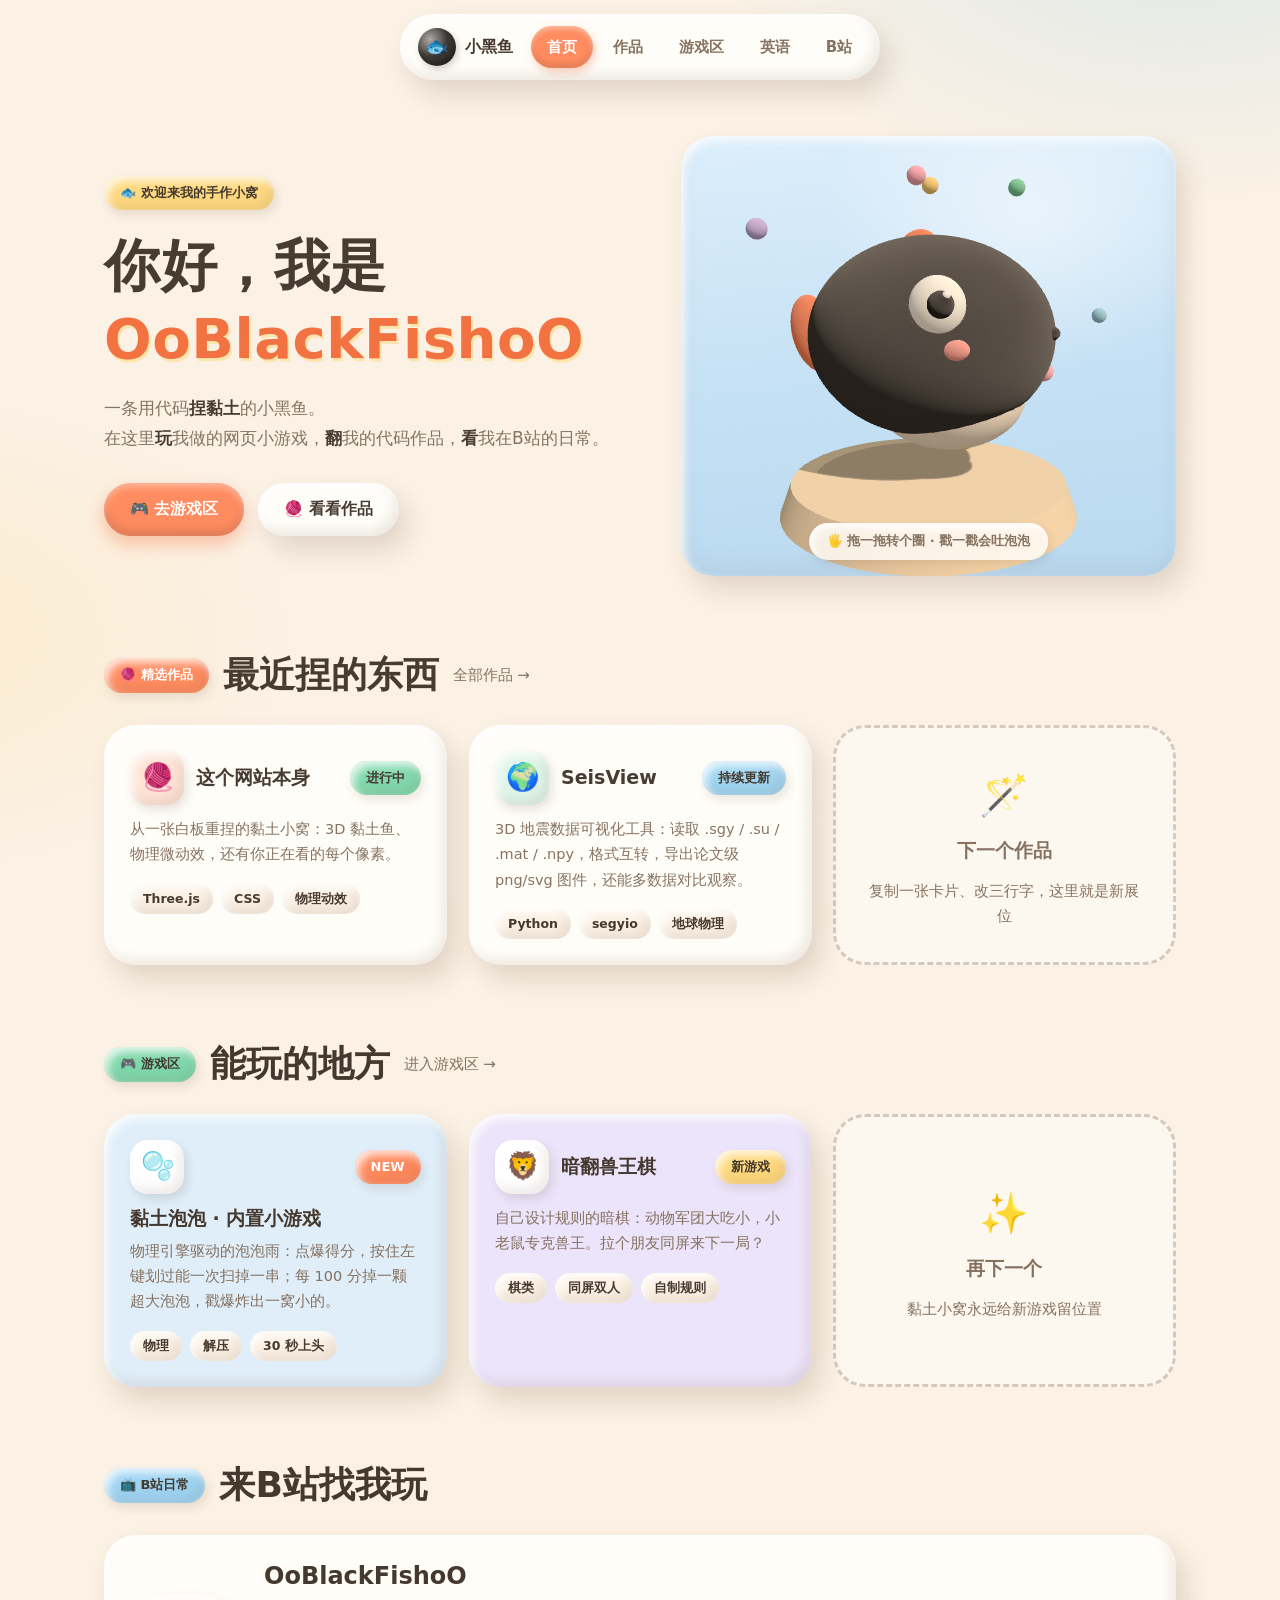
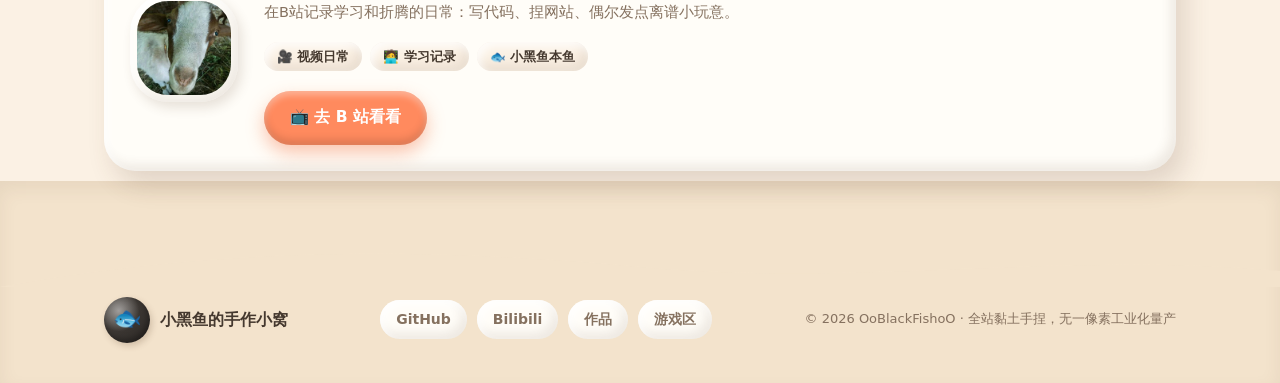
<file: index.html>
<!DOCTYPE html>
<html lang="zh-CN">
<head>
  <meta charset="utf-8">
  <meta name="viewport" content="width=device-width, initial-scale=1">
  <title>小黑鱼的手作小窝 · OoBlackFishoO</title>
  <meta name="description" content="一条用代码捏黏土的小黑鱼：网页小游戏、代码作品与B站日常。">
  <link rel="icon" type="image/svg+xml" href="favicon.svg">
  <link rel="stylesheet" href="css/style.css">
  <noscript><style>.pop{opacity:1 !important;transform:none !important}</style></noscript>
</head>
<body data-page="home">

  <!-- 顶部黏土导航 -->
  <nav class="nav">
    <a class="nav-logo" href="index.html">
      <span class="ava">🐟</span><span class="name">小黑鱼</span>
    </a>
    <div class="nav-links">
      <a class="nav-link" data-nav="home" href="index.html">首页</a>
      <a class="nav-link" data-nav="works" href="works.html">作品</a>
      <a class="nav-link" data-nav="games" href="games.html">游戏区</a>
      <a class="nav-link" data-nav="english" href="english.html">英语</a>
      <a class="nav-link" href="https://space.bilibili.com/567414097" target="_blank" rel="noopener">B站</a>
    </div>
  </nav>

  <!-- ============ 首屏：3D 黏土小黑鱼 ============ -->
  <header class="hero">
    <div class="hero-text">
      <span class="badge butter pop">🐟 欢迎来我的手作小窝</span>
      <h1 class="pop" style="--d:.06s">你好，我是<br><span class="name">OoBlackFishoO</span></h1>
      <p class="intro pop" style="--d:.12s">
        一条用代码<b>捏黏土</b>的小黑鱼。<br>
        在这里<b>玩</b>我做的网页小游戏，<b>翻</b>我的代码作品，<b>看</b>我在B站的日常。
      </p>
      <div class="hero-cta pop" style="--d:.18s">
        <a class="clay-btn" href="games.html">🎮 去游戏区</a>
        <a class="clay-btn ghost" href="works.html">🧶 看看作品</a>
      </div>
    </div>

    <div class="hero-stage pop" id="hero-stage" style="--d:.1s">
      <canvas id="fish-canvas"></canvas>
      <div class="fish-say">咕噜咕噜~</div>
      <div class="stage-hint">🖐 拖一拖转个圈 · 戳一戳会吐泡泡</div>
    </div>
  </header>

  <!-- ============ 精选作品 ============ -->
  <section class="section">
    <div class="section-head">
      <span class="badge coral">🧶 精选作品</span>
      <h2>最近捏的东西</h2>
      <a class="sub" href="works.html">全部作品 →</a>
    </div>

    <div class="cards">
      <a class="clay-card pop" href="works.html">
        <div class="card-top">
          <span class="clay-icon" style="background:#FFE3D5">🧶</span>
          <h3>这个网站本身</h3>
          <span class="badge mint">进行中</span>
        </div>
        <p class="desc">从一张白板重捏的黏土小窝：3D 黏土鱼、物理微动效，还有你正在看的每个像素。</p>
        <div class="chips"><span class="chip">Three.js</span><span class="chip">CSS</span><span class="chip">物理动效</span></div>
      </a>

      <a class="clay-card pop" href="https://github.com/OoBlackFishoO/SeisView" target="_blank" rel="noopener" style="--d:.08s">
        <div class="card-top">
          <span class="clay-icon" style="background:#DFF5E9">🌍</span>
          <h3>SeisView</h3>
          <span class="badge sky">持续更新</span>
        </div>
        <p class="desc">3D 地震数据可视化工具：读取 .sgy / .su / .mat / .npy，格式互转，导出论文级 png/svg 图件，还能多数据对比观察。</p>
        <div class="chips"><span class="chip">Python</span><span class="chip">segyio</span><span class="chip">地球物理</span></div>
      </a>

      <div class="clay-card placeholder pop" style="--d:.16s">
        <span class="q">🪄</span>
        <h3>下一个作品</h3>
        <p class="desc">复制一张卡片、改三行字，这里就是新展位</p>
      </div>
    </div>
  </section>

  <!-- ============ 游戏区预告 ============ -->
  <section class="section">
    <div class="section-head">
      <span class="badge mint">🎮 游戏区</span>
      <h2>能玩的地方</h2>
      <a class="sub" href="games.html">进入游戏区 →</a>
    </div>

    <div class="cards">
      <a class="clay-card tint-sky pop" href="games.html">
        <div class="card-top">
          <span class="clay-icon" style="background:#fff">🫧</span>
          <span class="badge coral">NEW</span>
        </div>
        <h3>黏土泡泡 · 内置小游戏</h3>
        <p class="desc">物理引擎驱动的泡泡雨：点爆得分，按住左键划过能一次扫掉一串；每 100 分掉一颗超大泡泡，戳爆炸出一窝小的。</p>
        <div class="chips"><span class="chip">物理</span><span class="chip">解压</span><span class="chip">30 秒上头</span></div>
      </a>

      <a class="clay-card tint-lilac pop" href="games/beast-chess.html" style="--d:.08s">
        <div class="card-top">
          <span class="clay-icon" style="background:#fff">🦁</span>
          <h3>暗翻兽王棋</h3>
          <span class="badge butter">新游戏</span>
        </div>
        <p class="desc">自己设计规则的暗棋：动物军团大吃小，小老鼠专克兽王。拉个朋友同屏来下一局？</p>
        <div class="chips"><span class="chip">棋类</span><span class="chip">同屏双人</span><span class="chip">自制规则</span></div>
      </a>

      <div class="clay-card placeholder pop" style="--d:.16s">
        <span class="q">✨</span>
        <h3>再下一个</h3>
        <p class="desc">黏土小窝永远给新游戏留位置</p>
      </div>
    </div>
  </section>

  <!-- ============ B站 ============ -->
  <section class="section">
    <div class="section-head">
      <span class="badge sky">📺 B站日常</span>
      <h2>来B站找我玩</h2>
    </div>

    <div class="clay-card pop">
      <div class="bili-card">
        <div class="left">
          <img class="bili-ava" src="images/logo.jpg" alt="OoBlackFishoO 的头像">
        </div>
        <div>
          <h3 style="font-size:24px">OoBlackFishoO</h3>
          <p class="desc">在B站记录学习和折腾的日常：写代码、捏网站、偶尔发点离谱小玩意。</p>
          <div class="chips">
            <span class="chip">🎥 视频日常</span><span class="chip">🧑‍💻 学习记录</span><span class="chip">🐟 小黑鱼本鱼</span>
          </div>
          <div style="margin-top:20px">
            <a class="clay-btn" href="https://space.bilibili.com/567414097" target="_blank" rel="noopener">
              📺 去 B 站看看
            </a>
          </div>
        </div>
      </div>

      <!-- 最新视频：三块占位。想放视频时，把B站"分享 → 嵌入代码"的 <iframe> 粘进对应槽里即可 -->
      <div class="bili-videos">
        <div class="video-slot">
          <!-- 示例：<iframe src="//player.bilibili.com/player.html?bvid=XXXX" scrolling="no"></iframe> -->
        </div>
        <div class="video-slot"></div>
        <div class="video-slot"></div>
      </div>
    </div>
  </section>

  <!-- ============ 页脚 ============ -->
  <footer class="footer">
    <svg class="footer-wave" viewBox="0 0 1440 46" preserveAspectRatio="none" aria-hidden="true">
      <path d="M0,46 C240,6 480,6 720,26 C960,46 1200,10 1440,30 L1440,46 Z" fill="#F3E3CC"/>
    </svg>
    <div class="footer-inner">
      <div class="footer-logo" title="捏我试试">
        <span class="ava">🐟</span>
        <span>小黑鱼的手作小窝</span>
      </div>
      <div class="footer-links">
        <a href="https://github.com/OoBlackFishoO" target="_blank" rel="noopener">GitHub</a>
        <a href="https://space.bilibili.com/567414097" target="_blank" rel="noopener">Bilibili</a>
        <a href="works.html">作品</a>
        <a href="games.html">游戏区</a>
      </div>
      <p class="footer-copy">© 2026 OoBlackFishoO · 全站黏土手捏，无一像素工业化量产</p>
    </div>
  </footer>

  <script src="js/clay.js"></script>
  <script type="module" src="js/fish3d.js"></script>
  <script>
    /* 如果 3D 模块加载失败（极旧浏览器），显示后备大鱼 */
    setTimeout(function () {
      if (!window.__fish3d_ok) {
        var s = document.getElementById("hero-stage");
        if (s && !s.querySelector(".fish-fallback")) {
          s.classList.add("no3d");
          var f = document.createElement("div");
          f.className = "fish-fallback";
          f.textContent = "🐟";
          s.appendChild(f);
        }
      }
    }, 3500);

    /* 视频位还没填内容时先收起来，别在页面上留一排空框 */
    var biliVideos = document.querySelector(".bili-videos");
    if (biliVideos && !biliVideos.querySelector("iframe")) biliVideos.remove();
  </script>
</body>
</html>
</file>
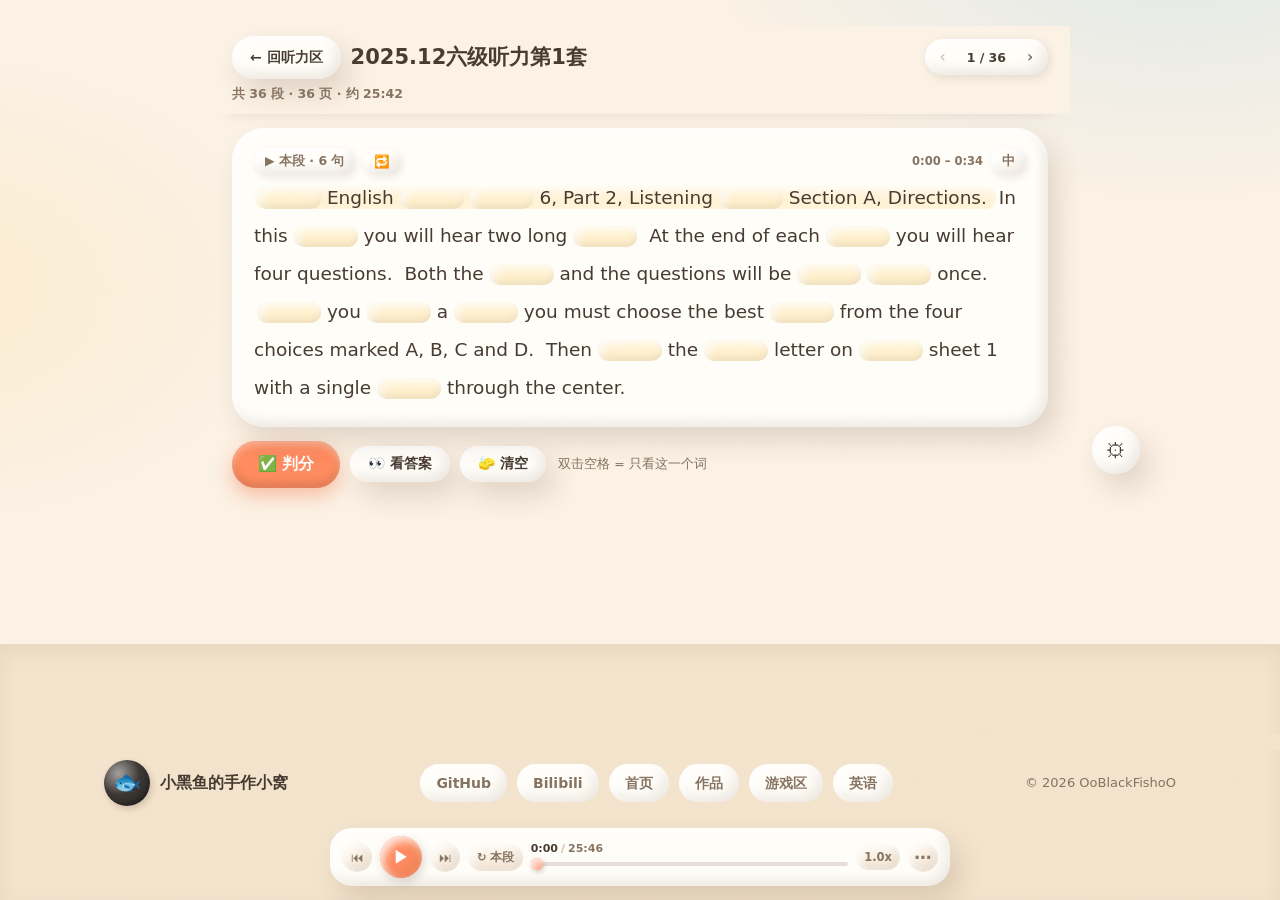
<file: english/listening/cet6-202512-set1/index.html>
<!DOCTYPE html>
<html lang="zh-CN">
<head>
<meta charset="UTF-8">
<meta name="viewport" content="width=device-width, initial-scale=1.0">
<title>英语听力 · 小黑鱼的手作小窝</title>
<link rel="icon" type="image/svg+xml" href="../../../favicon.svg">
<link rel="stylesheet" href="../../../css/style.css">
<style>
/* ============ 听力练习页（v5）：正文为主；顶部常驻翻页，底部唯一播放坞 ============ */
:root{--dock-h:78px}
body{min-height:100vh;display:flex;flex-direction:column}
.wrap{width:100%;max-width:860px;margin:0 auto;padding:26px 22px calc(var(--dock-h) + 24px);flex:1 0 auto}

/* ---- 顶部细栏（吸顶，翻页常驻） ---- */
.exbar{position:sticky;top:0;z-index:55;display:flex;align-items:center;gap:8px 10px;flex-wrap:wrap;
  margin:0 -22px 14px;padding:10px 22px;background:var(--bg);
  box-shadow:0 12px 18px -20px rgba(93,63,43,.4)}
.exbar .ttl{flex:1;min-width:0;font-size:clamp(17px,2.4vw,21px);font-weight:900;margin:0;line-height:1.3;
  overflow:hidden;text-overflow:ellipsis;white-space:nowrap}
.exbar .meta{flex-basis:100%;font-size:12.5px;font-weight:700;color:var(--ink-soft);margin-top:-4px}
.pgnav{position:relative;display:flex;align-items:center;gap:2px;flex:none;padding:3px;border-radius:999px;
  background:var(--white);box-shadow:2px 3px 8px rgba(93,63,43,.12),var(--clay-in-light),var(--clay-in-dark)}
.pgnav .pg{min-width:30px;height:30px;padding:0 8px;font-size:15px;background:none;box-shadow:none}
.pgnav .pg:hover{background:var(--bg);transform:none}
.pgnav .pgnum{min-width:auto;padding:0 7px;font-size:12.5px;color:var(--ink);font-variant-numeric:tabular-nums}
.pgpop{position:absolute;top:calc(100% + 8px);right:0;width:250px;max-height:min(58vh,320px);overflow:auto;
  display:grid;grid-template-columns:repeat(6,1fr);gap:5px;
  padding:10px;border-radius:16px;background:var(--white);box-shadow:0 16px 34px rgba(93,63,43,.22),var(--clay-in-light)}
.pgpop[hidden]{display:none}
.pgpop .pg{min-width:0;height:30px;font-size:12px;background:var(--bg);box-shadow:none;color:var(--ink-soft)}
.pgpop .pg:hover{background:var(--butter);transform:none}
.pgpop .pg.on{background:var(--coral);color:#fff}

/* ---- 正文卡（带进场：从听力区点进来时轻轻浮现） ---- */
.paper{padding:18px 22px;animation:rise .55s var(--spring) .04s backwards}
.actionbar{animation:rise .55s var(--spring) .12s backwards}
@keyframes rise{from{opacity:0;transform:translateY(18px) scale(.97)}to{opacity:1;transform:none}}
.ppage[hidden]{display:none}
.ppage{animation:pagein .35s var(--spring)}
@keyframes pagein{from{opacity:0;transform:translateY(10px)}to{opacity:1;transform:none}}
.seg{padding:14px 0}
.seg:first-child{padding-top:2px}
.pgsub{font-size:11.5px;font-weight:800;color:var(--ink-soft);letter-spacing:.02em;margin:0 0 2px}
.seg:last-child{padding-bottom:2px}
.seg+.seg{border-top:1px dashed rgba(93,63,43,.18)}
.segbar{display:flex;align-items:center;gap:8px;flex-wrap:wrap;margin-bottom:4px}
.segbtn{font-family:var(--font);font-size:12.5px;font-weight:800;color:var(--ink-soft);
  background:var(--white);border:0;border-radius:999px;padding:5px 11px;cursor:pointer;
  box-shadow:2px 3px 7px rgba(93,63,43,.1),var(--clay-in-light),var(--clay-in-dark);
  transition:transform .18s var(--spring),color .18s,background .18s}
.segbtn:hover{color:var(--ink);transform:translateY(-1px)}
.segbtn:active{transform:scale(.94)}
.seg.looping .loopBtn{background:var(--coral);color:#fff}
.seg .time{font-size:11.5px;font-weight:700;color:var(--ink-soft);margin-left:auto}
.text{font-size:18.5px;line-height:2.05;word-break:break-word}
.srun{display:inline;border-radius:10px;padding:1px 3px;transition:background .25s}
.text.zh-on .srun{display:inline-block;vertical-align:top;max-width:100%}
.srun.cur{background:#FFF3D6;box-shadow:var(--clay-in-light)}
.zh{display:block;font-size:13.5px;color:var(--ink-soft);margin:2px 0 3px;padding-left:9px;
  line-height:1.6;border-left:2px solid rgba(93,63,43,.14)}
.zh.hidden{display:none}

/* ---- 填空框 ---- */
input.blank{border:0;background:#FFF0CC;padding:1px 8px;font-size:16px;font-family:var(--font);
  width:auto;min-width:3.8em;text-align:center;border-radius:10px;color:var(--ink);font-weight:700;
  touch-action:manipulation;
  box-shadow:var(--clay-in-light),inset 0 -3px 6px rgba(93,63,43,.12)}
input.blank:focus{outline:0;background:var(--butter)}
input.blank.ok{background:#DFF5E9;box-shadow:var(--clay-in-light),inset 0 -3px 6px rgba(39,153,84,.22)}
input.blank.bad{background:#FFE4EC;box-shadow:var(--clay-in-light),inset 0 -3px 6px rgba(226,75,74,.22)}

/* ---- 判分操作条 ---- */
.actionbar{display:flex;align-items:center;gap:10px;flex-wrap:wrap;margin:14px 0 0}
.peek-hint{font-size:12px;margin-left:2px}
.score-chip{display:inline-block;padding:7px 18px;border-radius:999px;background:var(--butter);
  font-weight:900;font-size:13.5px;margin-left:auto;
  box-shadow:var(--clay-in-light),var(--clay-in-dark),3px 5px 10px rgba(93,63,43,.15)}

/* ---- 翻页按钮底座（顶部页码与数字弹层共用） ---- */
.pg{min-width:36px;height:36px;padding:0 10px;border:0;border-radius:999px;background:var(--white);
  color:var(--ink-soft);font-family:var(--font);font-size:13px;font-weight:900;cursor:pointer;
  box-shadow:2px 4px 9px rgba(93,63,43,.12),var(--clay-in-light),var(--clay-in-dark);
  transition:transform .18s var(--spring),background .18s,color .18s}
.pg:active{transform:scale(.94)}
.pg:disabled{opacity:.4;cursor:default;transform:none}

/* ---- 浮动设置球 ---- */
.fab{position:fixed;right:16px;bottom:calc(var(--dock-h) + 14px);z-index:70}
.fab-btn{position:relative;width:48px;height:48px;border:0;border-radius:50%;background:var(--white);
  color:var(--ink);font-size:20px;cursor:pointer;box-shadow:var(--clay-shadow),var(--clay-in-light),var(--clay-in-dark);
  transition:transform .2s var(--spring)}
.fab-btn:hover{transform:translateY(-2px) rotate(8deg)}
.fab-btn:active{transform:scale(.94)}
.fab-panel{position:absolute;right:0;bottom:58px;width:min(320px,calc(100vw - 28px));max-height:82vh;overflow:auto;
  background:var(--white);border-radius:20px;padding:14px 16px;
  box-shadow:0 18px 44px rgba(93,63,43,.28),var(--clay-in-light);
  opacity:0;transform:translateY(10px) scale(.97);transform-origin:bottom right;
  pointer-events:none;transition:opacity .2s,transform .22s var(--spring)}
.fab.open .fab-panel{opacity:1;transform:none;pointer-events:auto}
.fp-head{display:flex;align-items:center;justify-content:space-between;font-size:14px;font-weight:900;margin-bottom:8px}
.fp-close{border:0;background:none;font-size:18px;line-height:1;color:var(--ink-soft);cursor:pointer;padding:0 2px}
.fp-group{padding-top:10px;border-top:1px dashed rgba(93,63,43,.16)}
.fp-group:first-of-type{border-top:0;padding-top:0}
.fp-label{font-size:11.5px;font-weight:900;color:var(--ink-soft);margin-bottom:6px}
.fp-chips{display:flex;flex-wrap:wrap;gap:5px}
.opt{border:0;border-radius:999px;padding:5px 10px;font-family:var(--font);font-size:12px;font-weight:800;
  color:var(--ink-soft);background:var(--bg);cursor:pointer;transition:background .18s,color .18s,transform .18s var(--spring)}
.opt:hover{transform:translateY(-1px);color:var(--ink)}
.opt.on{background:var(--coral);color:#fff}
.fp-more{border:0;background:none;padding:0;font-family:var(--font);font-size:11.5px;font-weight:900;
  color:var(--ink-soft);cursor:pointer;margin-top:8px}
.fp-more:hover{color:var(--ink)}
.fp-adv{margin-top:8px;display:flex;flex-direction:column;gap:8px}
.fp-adv[hidden]{display:none}
.fp-row{display:flex;align-items:center;gap:6px;flex-wrap:wrap;font-size:12px;font-weight:800;color:var(--ink-soft)}
.fp-row input[type=number]{width:58px;padding:4px 8px;border:0;border-radius:999px;background:var(--bg);
  font-family:var(--font);font-size:12px;font-weight:800;color:var(--ink);text-align:center;box-shadow:var(--clay-in-light)}
.fp-row input[type=number]:disabled{opacity:.45}
.fp-vol{flex-wrap:nowrap;gap:8px}
.fp-vol input[type=range]{flex:1;min-width:80px;height:18px;margin:0;accent-color:var(--coral)}
.fp-vol .vol-val{font-size:11.5px;font-weight:800;color:var(--ink-soft);min-width:36px;text-align:right;
  font-variant-numeric:tabular-nums}

/* ---- 底部播放坞（唯一播放入口） ---- */
.dock{position:fixed;left:50%;bottom:14px;transform:translateX(-50%);z-index:65;
  width:min(620px,calc(100vw - 20px));padding:8px 12px;border-radius:22px;background:var(--white);
  box-shadow:var(--clay-shadow),var(--clay-in-light),var(--clay-in-dark);
  animation:dockin .55s var(--spring) .16s backwards}
@keyframes dockin{from{opacity:0;transform:translateX(-50%) translateY(18px)}to{opacity:1;transform:translateX(-50%)}}
.dock-row{display:flex;align-items:center;gap:8px}
.dock-track{position:relative;flex:1;min-width:64px}
.dock-time{display:flex;align-items:center;gap:3px;font-size:11px;font-weight:800;line-height:1;
  color:var(--ink-soft);font-variant-numeric:tabular-nums;margin-bottom:2px}
.dock-time .now{color:var(--ink)}
.dock-time .sep{opacity:.45}
.dock-seek{position:relative;height:16px}
.dock-seek::before{content:"";position:absolute;left:0;right:0;top:50%;height:4px;margin-top:-2px;
  border-radius:2px;background:rgba(93,63,43,.16);pointer-events:none}
.dock-fill{position:absolute;left:0;top:50%;height:4px;margin-top:-2px;border-radius:2px;
  background:var(--coral);width:0;pointer-events:none}
#seek{position:relative;display:block;width:100%;height:16px;margin:0;appearance:none;background:transparent;cursor:pointer}
#seek::-webkit-slider-runnable-track{background:transparent;height:16px}
#seek::-webkit-slider-thumb{appearance:none;width:12px;height:12px;margin-top:2px;border-radius:50%;background:var(--coral);
  box-shadow:var(--clay-in-light),1px 2px 5px rgba(93,63,43,.3)}
#seek::-moz-range-track{background:transparent;height:16px}
#seek::-moz-range-thumb{width:12px;height:12px;border:0;border-radius:50%;background:var(--coral);
  box-shadow:1px 2px 5px rgba(93,63,43,.3)}
.dock-pins{position:absolute;left:0;right:0;bottom:0;height:6px;pointer-events:none}
.dp-pin{position:absolute;bottom:0;width:5px;height:5px;padding:0;border:0;border-radius:50%;
  background:rgba(93,63,43,.4);transform:translateX(-50%);cursor:pointer;pointer-events:auto}
.dp-pin:hover,.dp-pin:focus-visible{background:var(--coral);outline:0}
.mb-main{width:42px;height:42px;flex:none;border:0;border-radius:50%;background:var(--coral);color:#fff;
  font-size:17px;line-height:1;cursor:pointer;box-shadow:var(--clay-in-light),var(--clay-in-dark),2px 4px 10px rgba(93,63,43,.2);
  transition:transform .18s var(--spring),background .18s}
.mb-main:hover{transform:translateY(-1px)}
.mb-main:active{transform:scale(.9)}
.mb-nav{width:30px;height:30px;flex:none;border:0;border-radius:50%;background:var(--bg);color:var(--ink-soft);
  font-size:13px;line-height:1;cursor:pointer;box-shadow:var(--clay-in-light),var(--clay-in-dark);
  transition:transform .18s var(--spring),color .18s}
.mb-nav:hover{color:var(--ink);transform:translateY(-1px)}
.mb-nav:active{transform:scale(.9)}
.dock-replay{flex:none;display:inline-flex;align-items:center;gap:3px;padding:6px 9px;border:0;border-radius:999px;
  background:var(--bg);font-family:var(--font);font-size:11.5px;font-weight:900;color:var(--ink-soft);cursor:pointer;
  box-shadow:var(--clay-in-light),var(--clay-in-dark);transition:background .16s,color .16s,transform .16s var(--spring)}
.dock-replay:hover{background:var(--butter);color:var(--ink)}
.dock-replay:active{transform:scale(.94)}
.dock-rate{flex:none;padding:6px 8px;border:0;border-radius:999px;background:var(--bg);
  font-family:var(--font);font-size:11.5px;font-weight:900;color:var(--ink-soft);cursor:pointer;
  box-shadow:var(--clay-in-light),var(--clay-in-dark);transition:background .16s,color .16s}
.dock-rate:hover{background:var(--butter);color:var(--ink)}
.dock-more{flex:none;width:30px;height:30px;border:0;border-radius:50%;background:var(--bg);
  font-family:var(--font);font-size:17px;font-weight:900;line-height:1;color:var(--ink-soft);cursor:pointer;
  box-shadow:var(--clay-in-light),var(--clay-in-dark);transition:background .16s,color .16s}
.dock-more:hover{background:var(--butter);color:var(--ink)}
.dock-more[aria-expanded="true"]{background:var(--coral);color:#fff}
.dock-panel{position:absolute;left:0;right:0;bottom:calc(100% + 10px);display:flex;flex-direction:column;gap:10px;
  padding:14px 16px;border-radius:20px;background:var(--white);
  box-shadow:0 18px 40px rgba(93,63,43,.26),var(--clay-in-light)}
.dock-panel[hidden]{display:none}
.dp-head{display:flex;align-items:center;justify-content:space-between;font-size:13.5px;font-weight:900}
.dp-close{border:0;background:none;padding:0 2px;font-size:18px;line-height:1;color:var(--ink-soft);cursor:pointer}
.dp-row{display:flex;align-items:center;gap:8px;flex-wrap:wrap;font-size:12.5px}
.tc-marks{display:flex;flex-wrap:wrap;align-items:center;gap:6px}
.dp-form{display:flex;align-items:center;gap:6px;flex-wrap:wrap}
.dp-form[hidden]{display:none}
.dp-form .marktime{font-weight:900;color:var(--ink-soft);white-space:nowrap;font-size:12px}
.dp-form input[type=text]{flex:1;min-width:120px;border:0;border-radius:999px;padding:6px 13px;
  font-family:var(--font);font-size:12.5px;font-weight:800;color:var(--ink);
  background:var(--bg);box-shadow:var(--clay-in-light),inset 0 -2px 5px rgba(93,63,43,.12)}
.dp-form input[type=text]:focus{outline:0;background:var(--butter)}
.dp-form input[type=text]::placeholder{font-weight:700;color:var(--ink-soft);opacity:.75}
.dp-foot{display:flex;align-items:center;gap:10px;flex-wrap:wrap;padding-top:10px;
  border-top:1px dashed rgba(93,63,43,.18);font-size:12px}
.dp-foot .hint{margin-right:auto}
.dp-link{border:0;background:none;padding:0;font-family:var(--font);font-size:12px;font-weight:900;
  color:var(--ink-soft);cursor:pointer;text-decoration:underline;text-underline-offset:3px}
.dp-link:hover{color:var(--ink)}
.dp-link.danger{color:var(--coral-deep)}
.hint{font-size:12.5px;color:var(--ink-soft)}
.mark{display:inline-flex;align-items:center;gap:3px}
.markbtn{border:0;border-radius:999px;padding:5px 11px;font-family:var(--font);font-size:12px;font-weight:800;
  color:var(--ink);background:var(--bg);cursor:pointer;
  box-shadow:var(--clay-in-light),var(--clay-in-dark);
  transition:transform .16s var(--spring),background .16s}
.markbtn:hover{transform:translateY(-1px);background:var(--butter)}
.markbtn:active{transform:scale(.94)}
.mark .del{cursor:pointer;color:var(--coral-deep);font-size:15px;font-weight:900;padding:0 2px;line-height:1}
#audio{display:none}

/* ---- 轻提示 ---- */
.toast{position:fixed;left:50%;bottom:calc(var(--dock-h) + 30px);transform:translate(-50%,12px);z-index:90;
  background:var(--ink);color:var(--bg);font-size:13px;font-weight:800;padding:9px 18px;border-radius:999px;
  opacity:0;pointer-events:none;transition:opacity .2s,transform .25s var(--spring)}
.toast.show{opacity:.94;transform:translate(-50%,0)}

/* 页脚贴底：内容短时不再在页脚下方留一条空带；底部给播放坞留安全区 */
.footer{margin-top:auto}
.footer-inner{padding-bottom:calc(var(--dock-h) + 16px)}

@media (max-width:600px){
  .wrap{padding:18px 14px calc(var(--dock-h) + 24px)}
  .exbar{margin:0 -14px 12px;padding:8px 14px}
  /* 窄屏：标题跟返回键占第一行（完整可读），页码和统计一起落到第二行 */
  .exbar .ttl{font-size:16px;min-width:180px}
  .pgnav{order:2}
  .pgpop{left:0;right:auto}
  .exbar .meta{order:3;flex:1 1 auto;margin-top:0}
  .paper{padding:12px 14px}
  .text{font-size:16.5px;line-height:2}
  .pg{min-width:32px;height:32px;font-size:12px}
  .score-chip{margin-left:0}
  :root{--dock-h:68px}
  .dock{bottom:8px;padding:6px 9px;border-radius:18px}
  .dock-row{gap:6px}
  .dock-rate{display:none}
  .dock-replay{padding:6px 8px}
  .fab{bottom:calc(var(--dock-h) + 10px);right:12px}
}
@media (max-width:380px){
  .mb-nav,.dock-more{width:28px;height:28px}
  .dock-replay{padding:6px 7px;font-size:11px}
  .dock-track{min-width:40px}
}
@media (min-width:1040px){
  .fab{top:50%;bottom:auto;right:calc(50vw - 500px);transform:translateY(-50%)}
  .fab-panel{top:50%;bottom:auto;transform:translateY(-50%) scale(.97);transform-origin:right center}
  .fab.open .fab-panel{transform:translateY(-50%)}
}
@media (prefers-reduced-motion: reduce){
  .paper,.actionbar,.ppage,.dock{animation:none}
  .fab-panel,.toast,.dock-panel,.pgpop{transition:none}
}
</style>
</head>
<body data-page="english">

<div class="wrap">
  <div class="exbar">
    <a class="clay-btn ghost small" href="../../listening.html">← 回听力区</a>
    <h1 class="ttl" id="ex-title">听力练习</h1>
    <div class="pgnav">
      <button class="pg" id="prevPage" type="button" title="上一页">‹</button>
      <button class="pg pgnum" id="pageno" type="button" aria-haspopup="true" aria-expanded="false" title="跳到任意页">1 / 1</button>
      <button class="pg" id="nextPage" type="button" title="下一页">›</button>
      <div class="pgpop" id="pgnums" hidden></div>
    </div>
    <span class="meta" id="ex-meta"></span>
  </div>

  <div class="clay-card paper" id="pages" data-no-tilt></div>

  <div class="actionbar">
    <button class="clay-btn" id="check">✅ 判分</button>
    <button class="clay-btn ghost small" id="show" title="显示全部答案；双击某一个空格可以只看这一个">👀 看答案</button>
    <button class="clay-btn ghost small" id="clear">🧽 清空</button>
    <span class="hint peek-hint">双击空格 = 只看这一个词</span>
    <span class="score-chip" id="score" style="display:none"></span>
  </div>
</div>

<!-- 浮动设置球 -->
<div class="fab" id="fab">
  <div class="fab-panel" id="fabPanel">
    <div class="fp-head"><span>⚙ 练习设置</span><button class="fp-close" id="fpClose" type="button" title="收起">×</button></div>

    <div class="fp-group">
      <div class="fp-label">每页</div>
      <div class="fp-chips" id="pageChips">
        <button class="opt" type="button" data-page="q">一页一材料</button>
        <button class="opt" type="button" data-page="1">1 段</button>
        <button class="opt" type="button" data-page="2">2 段</button>
        <button class="opt" type="button" data-page="3">3 段</button>
        <button class="opt" type="button" data-page="4">4 段</button>
      </div>
    </div>

    <div class="fp-group">
      <div class="fp-label">每段设置</div>
      <div class="fp-chips" id="segChips">
        <button class="opt" type="button" data-seg="full">无限制</button>
        <button class="opt" type="button" data-seg="pause">按停顿</button>
        <button class="opt" type="button" data-seg="1">逐句</button>
        <button class="opt" type="button" data-seg="4">4 句</button>
        <button class="opt" type="button" data-seg="8">8 句</button>
        <button class="opt" type="button" data-seg="12">12 句</button>
      </div>
    </div>

    <div class="fp-group">
      <div class="fp-label">播放速度</div>
      <div class="fp-chips" id="rateChips">
        <button class="opt" type="button" data-rate="0.5">0.5x</button>
        <button class="opt" type="button" data-rate="0.75">0.75x</button>
        <button class="opt" type="button" data-rate="0.9">0.9x</button>
        <button class="opt" type="button" data-rate="1">1.0x</button>
        <button class="opt" type="button" data-rate="1.25">1.25x</button>
        <button class="opt" type="button" data-rate="1.5">1.5x</button>
      </div>
    </div>

    <div class="fp-group">
      <div class="fp-label">音量</div>
      <div class="fp-row fp-vol">
        <span id="volIcon">🔊</span>
        <input type="range" id="volume" min="0" max="100" step="5" value="100" aria-label="音量">
        <span class="vol-val" id="volVal">100%</span>
      </div>
    </div>

    <div class="fp-group">
      <div class="fp-label">挖空密度</div>
      <div class="fp-chips" id="blankChips">
        <button class="opt" type="button" data-blank="low">少</button>
        <button class="opt" type="button" data-blank="mid">中</button>
        <button class="opt" type="button" data-blank="high">多</button>
        <button class="opt" type="button" data-blank="max">极多</button>
      </div>
    </div>

    <div class="fp-group">
      <button class="fp-more" id="advToggle" type="button">高级 ›</button>
      <div class="fp-adv" id="advBox" hidden>
        <div class="fp-row"><span>挖空方式</span>
          <span class="fp-chips" id="modeChips">
            <button class="opt" type="button" data-mode="random">随机</button>
            <button class="opt" type="button" data-mode="everyN">每隔 N 词</button>
            <button class="opt" type="button" data-mode="rare">生词优先</button>
          </span>
        </div>
        <div class="fp-row"><span>每隔</span><input type="number" id="everyN" min="1" max="30" value="7"><span>个词挖一个</span></div>
        <div class="fp-chips">
          <button class="opt" type="button" id="skipChip">跳过短词</button>
          <button class="opt" type="button" id="followChip">自动滚到当前句</button>
        </div>
        <div class="fp-row"><span>自定义段长</span><input type="number" id="customSeg" min="1" max="12" value="5">
          <button class="opt" type="button" id="applyCustom">应用</button></div>
        <div class="fp-chips"><button class="opt" type="button" id="reblank">🔁 重新挖空</button></div>
      </div>
    </div>
  </div>

  <button class="fab-btn" id="fabBtn" type="button" aria-expanded="false" aria-controls="fabPanel" title="练习设置">⚙</button>
</div>

<!-- 底部播放坞：全页唯一播放入口 -->
<div class="dock" id="dock">
  <div class="dock-panel" id="dockPanel" hidden>
    <div class="dp-head"><span>📍 跳转点与进度</span><button class="dp-close" id="dockClose" type="button" title="收起">×</button></div>
    <div class="dp-row">
      <button class="markbtn" id="addMark" type="button">📍 在当前位置打点</button>
      <span id="marks" class="tc-marks"></span>
    </div>
    <div class="dp-form" id="markForm" hidden>
      <span class="marktime" id="markTime"></span>
      <input type="text" id="markLabel" placeholder="起个名字，如：第 3 段开始">
      <button class="dp-link" id="markCancel" type="button">取消</button>
      <button class="clay-btn small" id="markOk" type="button">保存</button>
    </div>
    <div class="dp-foot">
      <span class="hint" id="progInfo">自动保存：播放位置 · 页码 · 答案 · 跳转点</span>
      <button class="dp-link" id="saveNow" type="button">立即保存</button>
      <button class="dp-link danger" id="clearProg" type="button">清除进度</button>
    </div>
  </div>

  <div class="dock-row">
    <button class="mb-nav" id="mb-prev" type="button" title="上一句">⏮</button>
    <button class="mb-main" id="mb-play" type="button" title="播放 / 暂停">▶</button>
    <button class="mb-nav" id="mb-next" type="button" title="下一句">⏭</button>
    <button class="dock-replay" id="mb-replay" type="button" title="从本句 / 本段开头重播"><span>↻</span><span id="mb-replay-t">本句</span></button>
    <div class="dock-track">
      <div class="dock-time"><span class="now" id="mb-time">0:00</span><span class="sep">/</span><span id="tcTime">0:00</span></div>
      <div class="dock-seek">
        <span class="dock-fill" id="seekFill"></span>
        <input type="range" id="seek" min="0" max="1000" step="1" value="0" aria-label="播放进度">
        <div class="dock-pins" id="pins"></div>
      </div>
    </div>
    <button class="dock-rate" id="tcRate" type="button" title="切换播放速度">1.0x</button>
    <button class="dock-more" id="dockMore" type="button" aria-expanded="false" aria-controls="dockPanel" title="跳转点与进度">⋯</button>
  </div>
  <audio id="audio" preload="metadata"></audio>
</div>

<div class="toast" id="toast"></div>

<footer class="footer">
  <svg class="footer-wave" viewBox="0 0 1440 46" preserveAspectRatio="none" aria-hidden="true">
    <path d="M0,46 C240,6 480,6 720,26 C960,46 1200,10 1440,30 L1440,46 Z" fill="#F3E3CC"/>
  </svg>
  <div class="footer-inner">
    <div class="footer-logo"><span class="ava">🐟</span><span>小黑鱼的手作小窝</span></div>
    <div class="footer-links">
      <a href="https://github.com/OoBlackFishoO" target="_blank" rel="noopener">GitHub</a>
      <a href="https://space.bilibili.com/567414097" target="_blank" rel="noopener">Bilibili</a>
      <a href="../../../index.html">首页</a>
      <a href="../../../works.html">作品</a>
      <a href="../../../games.html">游戏区</a>
      <a href="../../../english.html">英语</a>
    </div>
    <p class="footer-copy">© 2026 OoBlackFishoO</p>
  </div>
</footer>

<script src="data.js"></script>
<script src="../../../js/clay.js"></script>
<script>
/* ============================================================
   听力练习页（v4）
   - 正文为唯一主角；段长/速度/挖空/播放器全收进右下浮动设置球
   - 设置全站共享（localStorage: listen-settings-v1），进度按练习独立（listen2.<hash>）
   - 段长 1~12 句可选（另支持自定义），填空 id 用「全局句号.词号」，改段长不丢答案
   数据：window.__EXERCISE__ = { title, audio, paragraphsPerPage,
          paragraphs:[{sentences:[{start,end,words:[{w,s,e}],zh}]}] }
   ============================================================ */
(function () {
  "use strict";
  var EX = window.__EXERCISE__ || {};
  var PARAS = EX.paragraphs || [];
  var FLAT = [];
  PARAS.forEach(function (p) {
    p.sentences.forEach(function (s) { s._fi = FLAT.length; FLAT.push(s); });
  });

  var SEGS = [], PAGES = [], NP = 1;
  var reduce = window.matchMedia("(prefers-reduced-motion: reduce)").matches;
  var $ = function (id) { return document.getElementById(id); };
  var audio = $("audio");

  var page = 0, curSen = null, loopSeg = null;
  var MARKS = [], STORE_KEY = null, SET_KEY = "listen-settings-v2";
  var lastAuto = 0, saveTimer = null, toastTimer = null;
  var holdPage = false;      /* 手动翻页后先不跟着音频自动跳页 */

  /* 全站共享的设置：page = 每页放什么，seg = 段内怎么切 */
  var SET = { page: "q", seg: "full", rate: 1, volume: 1, follow: true, blank: "mid", mode: "random", skip: true, everyN: 7 };
  var DENSITY = { low: 25, mid: 45, high: 70, max: 95 };
  var DENSITY_LABEL = { low: "少（25%）", mid: "中（45%）", high: "多（70%）", max: "极多（95%，接近默写）" };

  /* ---------- 工具 ---------- */
  function norm(w) { return w.toLowerCase().replace(/[^a-z0-9']/g, ""); }
  function fmt(sec) { sec = Math.max(0, Math.round(sec)); return Math.floor(sec / 60) + ":" + String(sec % 60).padStart(2, "0"); }
  /* 填空框宽度：按「答案」和「已输入的文本」实际像素宽度自适应 */
  var MEAS = null;
  function textW(t) {
    t = t || "";
    if (!MEAS) {
      MEAS = document.createElement("span");
      MEAS.style.cssText = "position:absolute;left:-9999px;top:0;visibility:hidden;white-space:pre;font-weight:700;font-size:16px;font-family:" +
        (getComputedStyle(document.body).fontFamily || "sans-serif");
      document.body.appendChild(MEAS);
    }
    MEAS.textContent = t;
    return MEAS.getBoundingClientRect().width;
  }
  function fitBlank(inp, forAnswer) {
    var v = forAnswer ? (inp.dataset.ans || "") : (inp.value || "");
    /* 空着就是默认小方块（删空即缩回）；有内容才按实际像素加宽，打多长显示多长 */
    inp.style.width = v.trim() ? Math.ceil(textW(v) + 18) + "px" : "64px";
  }
  /* 跳转播放：等元数据就绪再设 currentTime，避免「点哪段都从头播」 */
  function seekPlay(t) {
    holdPage = false;
    var go = function () {
      try { audio.currentTime = Math.max(0, t); } catch (e) {}
      var p = audio.play();
      if (p && p.catch) p.catch(function () {});
    };
    if (audio.readyState >= 1) go();
    else audio.addEventListener("loadedmetadata", go, { once: true });
  }
  function hash(s) { var h = 0; for (var i = 0; i < s.length; i++) h = (h * 31 + s.charCodeAt(i)) >>> 0; return h.toString(36); }
  var STOP = new Set(("a an the and or but if then else of to in on at by for with from as is are was were be been being am do does did have has had i you he she it we they me him her us them my your his their our its this that these those not no will would can could should may might must shall too very just so such up down out off over under again more most other some any all each every both few little much who whom which what when where why how").split(" "));

  function toast(msg) {
    var t = $("toast");
    t.textContent = msg;
    t.classList.add("show");
    clearTimeout(toastTimer);
    toastTimer = setTimeout(function () { t.classList.remove("show"); }, 2200);
  }

  /* ---------- 标题与时长 ---------- */
  document.title = (EX.title || "听力练习") + " · 小黑鱼的手作小窝";
  $("ex-title").textContent = EX.title || "听力练习";
  var totalDur = 0;
  FLAT.forEach(function (s) { if (s.end > totalDur) totalDur = s.end; });
  if (EX.audio) audio.src = EX.audio;

  /* ---------- 设置持久化（全站共享） ---------- */
  function loadSettings() {
    try {
      var raw = localStorage.getItem(SET_KEY);
      if (!raw) return;
      var o = JSON.parse(raw);
      for (var k in SET) { if (o[k] !== undefined && o[k] !== null) SET[k] = o[k]; }
      /* 已下线的段长（2 / 3 / 6 句）回落到 4 句，免得设置里没有任何一项高亮 */
      if (["2", "3", "6"].indexOf(String(SET.seg)) >= 0) SET.seg = "4";
    } catch (e) {}
  }
  function saveSettings() {
    try { localStorage.setItem(SET_KEY, JSON.stringify(SET)); } catch (e) {}
  }
  function syncChips() {
    var pageBtns = $("pageChips").querySelectorAll(".opt");
    for (var p = 0; p < pageBtns.length; p++) pageBtns[p].classList.toggle("on", pageBtns[p].dataset.page === String(SET.page));
    var segBtns = $("segChips").querySelectorAll(".opt");
    for (var i = 0; i < segBtns.length; i++) segBtns[i].classList.toggle("on", segBtns[i].dataset.seg === String(SET.seg));
    var rateBtns = $("rateChips").querySelectorAll(".opt");
    for (var j = 0; j < rateBtns.length; j++) rateBtns[j].classList.toggle("on", Number(rateBtns[j].dataset.rate) === Number(SET.rate));
    var blankBtns = $("blankChips").querySelectorAll(".opt");
    for (var k = 0; k < blankBtns.length; k++) blankBtns[k].classList.toggle("on", blankBtns[k].dataset.blank === SET.blank);
    var modeBtns = $("modeChips").querySelectorAll(".opt");
    for (var m = 0; m < modeBtns.length; m++) modeBtns[m].classList.toggle("on", modeBtns[m].dataset.mode === SET.mode);
    $("skipChip").classList.toggle("on", !!SET.skip);
    $("followChip").classList.toggle("on", !!SET.follow);
    $("everyN").value = SET.everyN;
    $("everyN").disabled = SET.mode !== "everyN";
    audio.playbackRate = Number(SET.rate) || 1;
    $("tcRate").textContent = (Number(SET.rate) === 1 ? "1.0" : String(SET.rate)) + "x";
    var vol = Number(SET.volume);
    if (!isFinite(vol) || vol < 0) vol = 0;
    if (vol > 1) vol = 1;
    SET.volume = vol;
    audio.volume = vol;
    var volPct = Math.round(vol * 100);
    $("volume").value = volPct;
    $("volVal").textContent = volPct + "%";
    $("volIcon").textContent = volPct === 0 ? "🔇" : (volPct < 50 ? "🔉" : "🔊");
    saveSettings();
  }

  /* ---------- 材料：播报标记硬断 ---------- */
  var QBREAK = /^(Questions?|Section|Conversation|Passage|Recording)\b/i;
  function buildMats() {
    var mats = [], cur = [];
    FLAT.forEach(function (s) {
      if (cur.length && QBREAK.test((s.text || "").trim())) { mats.push(cur); cur = []; }
      cur.push(s);
    });
    if (cur.length) mats.push(cur);
    return mats;
  }

  /* ---------- 每段设置：无限制 / 按停顿 / 每 N 句 ---------- */
  var PAGE_CAP = 24;      /* 一页最多句数；「无限制」就按它把段填满 */
  function splitMaterial(arr) {
    var res = [], i;
    if (SET.seg === "full") {
      for (i = 0; i < arr.length; i += PAGE_CAP) res.push(arr.slice(i, i + PAGE_CAP));
      return res;
    }
    if (SET.seg !== "pause") {
      var n = Math.min(12, Math.max(1, parseInt(SET.seg, 10) || 1));
      for (i = 0; i < arr.length; i += n) res.push(arr.slice(i, i + n));
      return res;
    }
    var part = [], t0 = arr[0].start;
    arr.forEach(function (s) {
      if (part.length) {
        var prev = part[part.length - 1];
        if (s.start - prev.end > 1.5 || part.length >= 4 || prev.end - t0 > 40) {
          res.push(part); part = []; t0 = s.start;
        }
      }
      part.push(s);
    });
    if (part.length) res.push(part);
    return res;
  }

  /* ---------- 组装段与页 ---------- */
  function buildSegs() {
    SEGS = []; PAGES = [];
    var mats = buildMats();
    mats.forEach(function (m) {
      var units = splitMaterial(m).map(function (u) { return { sentences: u }; });
      if (SET.page !== "q") { units.forEach(function (u) { SEGS.push(u); }); return; }
      /* 一页一材料：超过 PAGE_CAP 句就在段边界处分页，标注「本材料 k/n」 */
      var chunks = [], cur = [], cnt = 0;
      units.forEach(function (u) {
        if (cnt && cnt + u.sentences.length > PAGE_CAP) { chunks.push(cur); cur = []; cnt = 0; }
        cur.push(u); cnt += u.sentences.length;
      });
      if (cur.length) chunks.push(cur);
      chunks.forEach(function (c, ci) {
        c.forEach(function (u) { SEGS.push(u); });
        PAGES.push({ segs: c, sub: chunks.length > 1 ? (ci + 1) + "/" + chunks.length : null });
      });
    });
    if (SET.page !== "q") {
      var per = Math.max(1, parseInt(SET.page, 10) || 1);
      for (var j = 0; j < SEGS.length; j += per) PAGES.push({ segs: SEGS.slice(j, j + per), sub: null });
    }
    NP = Math.max(PAGES.length, 1);
    page = Math.min(page, NP - 1);
    $("ex-meta").textContent = "共 " + SEGS.length + " 段 · " + NP + " 页 · 约 " + fmt(totalDur);
  }

  /* ---------- 挖空 ---------- */
  var BLANKS = {};
  function densityVal() {
    if (SET.mode === "everyN") return Math.min(30, Math.max(1, parseInt(SET.everyN, 10) || 7));
    return DENSITY[SET.blank] || 45;
  }
  function blankSelection() {
    var mode = SET.mode, skip = !!SET.skip, d = densityVal();
    var all = [], freq = {};
    FLAT.forEach(function (s) {
      (s.words || []).forEach(function (w, wi) {
        if (!/[A-Za-z0-9]/.test(w.w)) return;
        var low = w.w.toLowerCase();
        freq[low] = (freq[low] || 0) + 1;
        all.push({ id: s._fi + "." + wi, low: low, len: w.w.length });
      });
    });
    all.forEach(function (o) { o.f = freq[o.low]; });
    var sel = {};
    if (mode === "everyN") {
      var N = d, counter = 0;
      all.forEach(function (o) {
        if (skip && (o.len < 3 || STOP.has(o.low))) return;
        counter++; if (counter % N === 0) sel[o.id] = 1;
      });
    } else if (mode === "rare") {
      var cands = all.filter(function (o) { return !(skip && (o.len < 4 || STOP.has(o.low))); });
      cands.sort(function (a, b) { return (a.f - b.f) || (b.len - a.len); });
      var k = Math.max(1, Math.floor(d / 100 * cands.length));
      cands.slice(0, k).forEach(function (o) { sel[o.id] = 1; });
    } else {
      all.forEach(function (o) {
        if (skip && (o.len < 3 || STOP.has(o.low))) return;
        if (Math.random() < d / 100) sel[o.id] = 1;
      });
    }
    return sel;
  }

  /* ---------- 渲染正文 ---------- */
  var SENTENCES = [];       /* {el,start,end,page} 跟听高亮 */
  function appendWords(host, s, sel) {
    (s.words || []).forEach(function (w, wi) {
      var gid = s._fi + "." + wi;
      if (sel[gid]) {
        BLANKS[gid] = w.w;
        var inp = document.createElement("input");
        inp.className = "blank"; inp.dataset.id = gid; inp.dataset.ans = w.w;
        fitBlank(inp);
        inp.setAttribute("aria-label", "填空");
        inp.setAttribute("autocomplete", "off");
        inp.setAttribute("autocorrect", "off");
        inp.setAttribute("autocapitalize", "off");
        inp.spellcheck = false;
        host.appendChild(inp);
      } else {
        host.appendChild(document.createTextNode(w.w));
      }
      host.appendChild(document.createTextNode(" "));
    });
    if (!s.words || !s.words.length) host.textContent = s.text || "";
  }

  /* 段条里「当前这一句」是哪一句：优先正在播（高亮）的那句，其次播放头落在的那句，最后退回第一句。
     供 🔁 只循环当前句使用。 */
  function currentSenIn(box, sents) {
    if (curSen && curSen.el && box.contains(curSen.el)) return curSen;
    var t = audio.currentTime;
    for (var i = 0; i < sents.length; i++) {
      if (t >= sents[i].start && t < sents[i].end) return sents[i];
    }
    return sents[0];
  }

  /* 循环激活时，把循环范围搬到某一句上。上一句/下一句切换句子后，
     循环要跟着新句子走，否则旧范围越过就没反应了（看起来像「循环失效」）。 */
  function retargetLoop(sen) {
    if (!sen) return;
    loopSeg = { start: sen.start, end: sen.end };
    document.querySelectorAll(".seg.looping").forEach(function (el) { el.classList.remove("looping"); });
    /* FLAT 里存的是原始数据对象（没有 el），要按 _fi 去 SENTENCES 里找它对应的那段 DOM */
    var box = sen.el && sen.el.closest ? sen.el.closest(".seg") : null;
    if (!box) {
      for (var i = 0; i < SENTENCES.length; i++) {
        if (SENTENCES[i].idx === sen._fi && SENTENCES[i].el) { box = SENTENCES[i].el.closest(".seg"); break; }
      }
    }
    if (box) box.classList.add("looping");
  }

  function renderPages(sel) {
    var host = $("pages"); host.innerHTML = ""; SENTENCES = []; BLANKS = {};
    PAGES.forEach(function (pgo, pi) {
      var pg = document.createElement("div");
      pg.className = "ppage"; pg.hidden = pi !== 0;
      if (pgo.sub) {
        var sub = document.createElement("div");
        sub.className = "pgsub"; sub.textContent = "本材料 · " + pgo.sub;
        pg.appendChild(sub);
      }
      pgo.segs.forEach(function (seg) {
        var sents = seg.sentences;
        var multi = sents.length > 1;
        var box = document.createElement("div");
        box.className = "seg";
        var t0 = sents[0].start, t1 = sents[sents.length - 1].end;
        var bar = document.createElement("div"); bar.className = "segbar";
        bar.innerHTML = '<button class="segbtn play" type="button">▶ ' + (multi ? ("本段 · " + sents.length + " 句") : "本句") + '</button>' +
          '<button class="segbtn loopBtn" type="button" title="' + (multi ? "循环当前这一句" : "循环这句") + '">🔁</button>' +
          '<span class="time">' + fmt(t0) + ' – ' + fmt(t1) + '</span>';
        var hasZh = sents.some(function (s) { return s.zh; });
        if (hasZh) {
          var zb = document.createElement("button");
          zb.className = "segbtn zhBtn"; zb.type = "button"; zb.textContent = "中";
          bar.appendChild(zb);
        }
        var text = document.createElement("div"); text.className = "text";
        var zhs = [], spans = [];
        sents.forEach(function (s) {
          var sp = document.createElement("span"); sp.className = "srun";
          text.appendChild(sp); text.appendChild(document.createTextNode(" "));
          spans.push(sp);
          appendWords(sp, s, sel);
          if (s.zh) {
            var zh = document.createElement("span"); zh.className = "zh hidden"; zh.textContent = s.zh;
            sp.appendChild(zh); zhs.push(zh);
          }
        });
        box.appendChild(bar); box.appendChild(text);
        bar.querySelector(".play").addEventListener("click", function () { seekPlay(t0); });
        bar.querySelector(".loopBtn").addEventListener("click", function () {
          var on = !box.classList.contains("looping");
          /* 同一时刻只让一处在循环：先把别处的循环标记收掉 */
          document.querySelectorAll(".seg.looping").forEach(function (el) { el.classList.remove("looping"); });
          if (!on) { loopSeg = null; return; }
          /* 只循环「当前这一句」，不再把整段的多句一起循环 */
          var pick = currentSenIn(box, sents);
          box.classList.add("looping");
          loopSeg = { start: pick.start, end: pick.end };
          seekPlay(pick.start);
          if (multi) toast("🔁 只循环这一句");
        });
        var zhB = bar.querySelector(".zhBtn");
        if (zhB) zhB.addEventListener("click", function () {
          var on = !text.classList.contains("zh-on");
          text.classList.toggle("zh-on", on);
          zhB.classList.toggle("on", on);
          zhs.forEach(function (z) { z.classList.toggle("hidden", !on); });
        });
        pg.appendChild(box);
        sents.forEach(function (s, idx) {
          SENTENCES.push({ el: spans[idx], idx: s._fi, start: s.start, end: s.end, page: pi, segStart: t0, segLen: sents.length });
        });
      });
      host.appendChild(pg);
    });
    showPage(page, false);
  }

  /* ---------- 翻页：页码弹层（全部页号，超出高度可滚） ---------- */
  function renderPager() {
    var box = $("pgnums"); box.innerHTML = "";
    for (var v = 0; v < NP; v++) {
      var b = document.createElement("button");
      b.type = "button"; b.className = "pg";
      b.textContent = String(v + 1);
      b.title = "第 " + (v + 1) + " 页";
      if (v === page) b.classList.add("on");
      b.addEventListener("click", (function (k) { return function () { showPage(k, true); closePop(); }; })(v));
      box.appendChild(b);
    }
    $("pageno").textContent = (page + 1) + " / " + NP;
    $("pageno").title = "第 " + (page + 1) + " / " + NP + " 页 · 点这里跳到任意页";
    $("prevPage").disabled = page === 0;
    $("nextPage").disabled = page === NP - 1;
  }

  /* 页码弹层：点中间的「n / N」开合，点外面或按 Esc 收起 */
  function closePop() {
    $("pgnums").hidden = true;
    $("pageno").setAttribute("aria-expanded", "false");
  }
  function togglePop() {
    var willOpen = $("pgnums").hidden;
    $("pgnums").hidden = !willOpen;
    $("pageno").setAttribute("aria-expanded", willOpen ? "true" : "false");
  }
  $("pageno").addEventListener("click", function (e) { e.stopPropagation(); togglePop(); });
  $("pgnums").addEventListener("click", function (e) { e.stopPropagation(); });
  document.addEventListener("click", function () { closePop(); });

  /* 翻页只换内容，不碰滚动位置：吸顶栏常驻，连续点也不会跳 */
  function showPage(n, manual) {
    page = Math.max(0, Math.min(NP - 1, n));
    var pgs = document.querySelectorAll(".ppage");
    for (var i = 0; i < pgs.length; i++) pgs[i].hidden = i !== page;
    document.querySelectorAll(".srun.cur").forEach(function (el) { el.classList.remove("cur"); });
    document.querySelectorAll(".seg.looping").forEach(function (el) { el.classList.remove("looping"); });
    curSen = null; loopSeg = null;
    var segMulti = PAGES[page].segs.some(function (g) { return g.sentences.length > 1; });
    $("mb-replay-t").textContent = segMulti ? "本段" : "本句";
    renderPager();
    if (manual !== false) holdPage = true;
    updateFollow(true);
    saveState(true);
  }
  $("prevPage").addEventListener("click", function () { showPage(page - 1, true); });
  $("nextPage").addEventListener("click", function () { showPage(page + 1, true); });
  /* 焦点是不是「鼠标点出来」的。鼠标点过按钮后焦点会留在按钮上，
     这时一按空格，浏览器会给它套上默认黑框（:focus-visible 被打开）。 */
  var focusByPointer = false;
  document.addEventListener("pointerdown", function () { focusByPointer = true; }, true);
  document.addEventListener("keydown", function (e) { if (e.key === "Tab") focusByPointer = false; }, true);

  /* 焦点是否停在「确实需要空格」的控件上：文本框要打字、下拉框要展开，空格得留给它们。
     而按钮和滑杆（进度/音量 range）不需要空格，所以空格一律归播放键。 */
  function isTypingTarget() {
    var el = document.activeElement;
    var tag = el && el.tagName;
    if (tag === "TEXTAREA" || tag === "SELECT") return true;
    return tag === "INPUT" && !/^(range|checkbox|radio|button|submit|reset)$/i.test(el.type || "text");
  }

  document.addEventListener("keydown", function (e) {
    if (e.ctrlKey || e.metaKey || e.altKey) return;
    if (isTypingTarget()) return;
    if (e.key === " " || e.code === "Space") {
      /* 空格永远只控制播放/暂停：点过的按钮会留着焦点，一旦放行，空格就会去「再点一次」那个按钮。
         按钮仍然可以用 Enter 触发；填空框里的空格照常打字（上面已提前返回）。 */
      e.preventDefault();                    /* 不滚动页面，也不激活焦点所在的按钮 */
      if (e.repeat) return;                  /* 长按空格不来回切播放/暂停 */
      /* 鼠标点出来的焦点：空格又不激活按钮，留着只会被画上黑框，直接松掉；
         键盘 Tab 过来的焦点保留，那边要靠焦点环指示位置。 */
      var ae = document.activeElement;
      if (focusByPointer && ae && ae.tagName === "BUTTON") ae.blur();
      $("mb-play").click();
    } else if (e.key === "ArrowLeft") {
      e.preventDefault(); stepSen(-1);
    } else if (e.key === "ArrowRight") {
      e.preventDefault(); stepSen(1);
    } else if (e.key === "PageUp") {
      e.preventDefault(); showPage(page - 1, true);
    } else if (e.key === "PageDown") {
      e.preventDefault(); showPage(page + 1, true);
    }
  });

  /* 空格兜底：有的浏览器把按钮的激活放在 keyup 才派发，这里再拦一道，
     保证空格不会漏到「上一个点过的按钮」身上。 */
  document.addEventListener("keyup", function (e) {
    if (e.key !== " " && e.code !== "Space") return;
    if (e.ctrlKey || e.metaKey || e.altKey) return;
    if (isTypingTarget()) return;
    e.preventDefault();
  });

  /* ---------- 跟听 ---------- */
  function updateFollow(force) {
    if (!SENTENCES.length) return;
    var t = audio.currentTime, found = null;
    for (var i = 0; i < SENTENCES.length; i++) {
      var s = SENTENCES[i];
      if (t >= s.start && t < s.end) { found = s; break; }
    }
    /* 播到下一段材料（下一页）时自动翻页；手动翻过页就先不跟，等用户再点播放/跳转 */
    if (!force && !holdPage && !audio.paused && found && found.page !== page) {
      showPage(found.page, false);
      var typing0 = document.activeElement && document.activeElement.tagName === "INPUT";
      if (SET.follow && !reduce && !typing0) found.el.scrollIntoView({ block: "center", behavior: "smooth" });
    }
    if (found !== curSen || force) {
      if (curSen) curSen.el.classList.remove("cur");
      curSen = found;
      if (curSen) {
        curSen.el.classList.add("cur");
        var typing = document.activeElement && document.activeElement.tagName === "INPUT";
        if (SET.follow && !reduce && !force && !typing) {
          curSen.el.scrollIntoView({ block: "center", behavior: "smooth" });
        }
      }
    }
  }

  /* 播放坞：自绘细轨 + 时间 */
  var dragging = false;
  function dur() { return isFinite(audio.duration) && audio.duration > 0 ? audio.duration : totalDur; }
  function paintSeek(p) { $("seekFill").style.width = (p / 10) + "%"; }
  function syncTransport() {
    var d = dur();
    $("tcTime").textContent = fmt(d);
    $("mb-time").textContent = fmt(audio.currentTime);
    if (!dragging) {
      var p = Math.round(audio.currentTime / Math.max(1, d) * 1000);
      $("seek").value = p;
      paintSeek(p);
    }
  }
  $("seek").addEventListener("pointerdown", function () { dragging = true; });
  $("seek").addEventListener("pointerup", function () { dragging = false; syncTransport(); });
  $("seek").addEventListener("change", function () { dragging = false; syncTransport(); });
  $("seek").addEventListener("input", function () {
    var d = dur();
    if (!d) return;
    holdPage = false;
    var p = Number(this.value) || 0;
    try { audio.currentTime = p / 1000 * d; } catch (e) {}
    $("mb-time").textContent = fmt(p / 1000 * d);
    paintSeek(p);
  });
  audio.addEventListener("loadedmetadata", function () { syncTransport(); renderPins(); });
  audio.addEventListener("timeupdate", function () {
    if (loopSeg && !audio.paused && audio.currentTime >= loopSeg.end) { audio.currentTime = loopSeg.start; }
    updateFollow(false);
    syncTransport();
    if (!audio.paused && Date.now() - lastAuto > 8000) { lastAuto = Date.now(); saveState(true); }
  });
  audio.addEventListener("play", function () { $("mb-play").textContent = "⏸"; });
  audio.addEventListener("pause", function () { $("mb-play").textContent = "▶"; saveState(true); });
  window.addEventListener("beforeunload", function () { saveState(true); });

  /* ---------- 播放坞：播放 / 上一句 / 下一句 / 本句重播 ---------- */
  $("mb-play").addEventListener("click", function () {
    if (audio.paused) { holdPage = false; audio.play(); } else audio.pause();
  });
  $("mb-replay").addEventListener("click", function () {
    /* 真·本段：从当前句所在段的段首重播；没有当前句就取本页第一段 */
    var t;
    if (curSen && curSen.page === page) t = curSen.segStart;
    else {
      var f = null;
      for (var i = 0; i < SENTENCES.length; i++) if (SENTENCES[i].page === page) { f = SENTENCES[i]; break; }
      t = f ? f.segStart : (MARKS.length ? MARKS[MARKS.length - 1].t : 0);
    }
    seekPlay(t);
  });
  /* 上一句 / 下一句：按句时间轴走，跨页时自动翻页 */
  function curIdx() {
    if (curSen) return curSen.idx;
    var t = audio.currentTime, best = -1, bestD = Infinity;
    SENTENCES.forEach(function (s) {
      if (s.page !== page) return;
      var d = Math.abs(s.start - t);
      if (d < bestD) { bestD = d; best = s.idx; }
    });
    return best;
  }
  function stepSen(dir) {
    var i = curIdx();
    if (i < 0) return;
    var j = Math.max(0, Math.min(FLAT.length - 1, i + dir));
    if (j === i) return;
    var keepLoop = !!loopSeg;               /* 跨页翻页会清掉循环，先记住原状态 */
    var pg = page;
    for (var k = 0; k < SENTENCES.length; k++) if (SENTENCES[k].idx === j) { pg = SENTENCES[k].page; break; }
    if (pg !== page) showPage(pg, true);
    seekPlay(FLAT[j].start);
    if (keepLoop) retargetLoop(FLAT[j]);    /* 循环跟着走到新的一句 */
  }
  $("mb-prev").addEventListener("click", function () { stepSen(-1); });
  $("mb-next").addEventListener("click", function () { stepSen(1); });

  /* 倍速：点一下切下一档（完整档位在设置球里） */
  var RATES = [0.5, 0.75, 0.9, 1, 1.25, 1.5];
  $("tcRate").addEventListener("click", function () {
    var i = RATES.indexOf(Number(SET.rate));
    if (i < 0) i = 2;
    SET.rate = RATES[(i + 1) % RATES.length];
    syncChips();
    toast("播放速度 " + (Number(SET.rate) === 1 ? "1.0" : SET.rate) + "x");
  });

  /* 展开面板：跳转点 / 自动保存 / 清除进度 */
  var dockPanel = $("dockPanel"), dockMore = $("dockMore");
  function setDockPanel(open) {
    dockPanel.hidden = !open;
    dockMore.setAttribute("aria-expanded", open ? "true" : "false");
    if (open) { setFab(false); renderMarks(); }
  }
  dockMore.addEventListener("click", function (e) { e.stopPropagation(); setDockPanel(dockPanel.hidden); });
  dockPanel.addEventListener("click", function (e) { e.stopPropagation(); });
  $("dockClose").addEventListener("click", function () { setDockPanel(false); });
  document.addEventListener("click", function (e) {
    if (!dockPanel.hidden && !dockPanel.contains(e.target)) setDockPanel(false);
  });

  /* ---------- 浮动球 ---------- */
  var fab = $("fab"), fabBtn = $("fabBtn"), hideTimer = null;
  function setFab(open) {
    fab.classList.toggle("open", open);
    fabBtn.setAttribute("aria-expanded", open ? "true" : "false");
    if (open && !dockPanel.hidden) setDockPanel(false);
  }
  fabBtn.addEventListener("click", function () { setFab(!fab.classList.contains("open")); });
  $("fpClose").addEventListener("click", function () { setFab(false); });
  fab.addEventListener("pointerenter", function (e) { if (e.pointerType === "mouse") { clearTimeout(hideTimer); setFab(true); } });
  fab.addEventListener("pointerleave", function (e) {
    if (e.pointerType === "mouse") { hideTimer = setTimeout(function () { setFab(false); }, 280); }
  });
  document.addEventListener("keydown", function (e) {
    if (e.key === "Escape") { setFab(false); closePop(); setDockPanel(false); }
  });
  document.addEventListener("click", function (e) {
    if (!fab.contains(e.target) && fab.classList.contains("open")) setFab(false);
  });

  /* ---------- 设置项事件 ---------- */
  function rebuildBlanks(msg) {
    var kept = collect(), n = Object.keys(kept).length;
    renderPages(blankSelection());
    applyAnswers(kept);
    $("score").style.display = "none";
    showPage(page, false);
    saveState(true);
    if (msg) toast(msg + "（共 " + Object.keys(BLANKS).length + " 空" + (n ? "，保留 " + n + " 个已填" : "") + "）");
  }
  function changeSeg() {
    var kept = collect();
    buildSegs();
    renderPages(BLANKS);
    applyAnswers(kept);
    $("score").style.display = "none";
    showPage(page, false);
    saveState(true);
  }

  $("pageChips").addEventListener("click", function (e) {
    var b = e.target.closest(".opt"); if (!b) return;
    SET.page = b.dataset.page;
    syncChips(); changeSeg();
  });
  $("segChips").addEventListener("click", function (e) {
    var b = e.target.closest(".opt"); if (!b) return;
    SET.seg = b.dataset.seg;
    syncChips(); changeSeg();
  });
  $("rateChips").addEventListener("click", function (e) {
    var b = e.target.closest(".opt"); if (!b) return;
    SET.rate = Number(b.dataset.rate);
    syncChips();
  });
  $("volume").addEventListener("input", function () {
    var v = Number(this.value) / 100;
    SET.volume = v;
    audio.volume = v;
    var pct = Math.round(v * 100);
    $("volVal").textContent = pct + "%";
    $("volIcon").textContent = pct === 0 ? "🔇" : (pct < 50 ? "🔉" : "🔊");
  });
  $("volume").addEventListener("change", function () { syncChips(); });
  $("blankChips").addEventListener("click", function (e) {
    var b = e.target.closest(".opt"); if (!b) return;
    if (SET.mode === "everyN") { toast("当前是「每隔 N 词」，密度档位不生效"); return; }
    SET.blank = b.dataset.blank;
    syncChips();
    rebuildBlanks("已按" + DENSITY_LABEL[SET.blank] + "重新挖空");
  });
  $("modeChips").addEventListener("click", function (e) {
    var b = e.target.closest(".opt"); if (!b) return;
    SET.mode = b.dataset.mode;
    syncChips();
    rebuildBlanks("已切换为「" + b.textContent + "」");
  });
  $("everyN").addEventListener("change", function () {
    SET.everyN = Math.min(30, Math.max(1, parseInt(this.value, 10) || 7));
    this.value = SET.everyN;
    if (SET.mode === "everyN") rebuildBlanks("已按每 " + SET.everyN + " 词挖一个重新挖空");
    saveSettings();
  });
  $("skipChip").addEventListener("click", function () {
    SET.skip = !SET.skip; syncChips(); rebuildBlanks("已" + (SET.skip ? "开启" : "关闭") + "跳过短词");
  });
  $("followChip").addEventListener("click", function () { SET.follow = !SET.follow; syncChips(); saveState(true); });
  $("applyCustom").addEventListener("click", function () {
    var n = Math.min(12, Math.max(1, parseInt($("customSeg").value, 10) || 5));
    $("customSeg").value = n;
    SET.seg = String(n);
    syncChips(); changeSeg();
  });
  $("reblank").addEventListener("click", function () {
    rebuildBlanks("已重新挖空");
  });
  $("advToggle").addEventListener("click", function () {
    var box = $("advBox");
    box.hidden = !box.hidden;
    this.textContent = box.hidden ? "高级 ›" : "收起 ‹";
  });

  /* ---------- 跳转点 ---------- */
  function renderPins() {
    var box = $("pins"); box.innerHTML = "";
    var d = dur();
    if (!d) return;
    MARKS.forEach(function (m) {
      var b = document.createElement("button");
      b.type = "button"; b.className = "dp-pin";
      b.style.left = Math.max(0, Math.min(100, m.t / d * 100)) + "%";
      b.title = "📍 " + fmt(m.t) + (m.label ? " " + m.label : "");
      b.addEventListener("click", function (e) { e.stopPropagation(); seekPlay(m.t); });
      box.appendChild(b);
    });
  }
  function renderMarks() {
    var box = $("marks"); box.innerHTML = "";
    if (!MARKS.length) box.innerHTML = '<span class="hint">还没有跳转点</span>';
    else MARKS.forEach(function (m, i) {
      var wrap = document.createElement("span"); wrap.className = "mark";
      var b = document.createElement("button"); b.className = "markbtn"; b.type = "button";
      b.textContent = "📍 " + fmt(m.t) + (m.label ? " " + m.label : "");
      b.addEventListener("click", function () { seekPlay(m.t); });
      var del = document.createElement("span"); del.className = "del"; del.textContent = "×"; del.title = "删除";
      del.addEventListener("click", function () { MARKS.splice(i, 1); renderMarks(); saveState(true); });
      wrap.appendChild(b); wrap.appendChild(del); box.appendChild(wrap);
    });
    renderPins();
  }
  $("addMark").addEventListener("click", function () {
    $("markTime").textContent = "⏱ " + fmt(audio.currentTime) + "（" + (page + 1) + "/" + NP + " 页）";
    $("markLabel").value = "";
    $("markForm").hidden = false;
    setTimeout(function () { $("markLabel").focus(); }, 60);
  });
  function closeMark() { $("markForm").hidden = true; }
  $("markCancel").addEventListener("click", closeMark);
  $("markLabel").addEventListener("keydown", function (e) {
    if (e.key === "Enter") $("markOk").click();
    else if (e.key === "Escape") { e.stopPropagation(); closeMark(); }
  });
  $("markOk").addEventListener("click", function () {
    var label = ($("markLabel").value || "").trim();
    MARKS.push({ t: Math.round(audio.currentTime * 100) / 100, label: label });
    MARKS.sort(function (a, b) { return a.t - b.t; });
    renderMarks(); saveState(false);
    closeMark();
  });

  /* ---------- 进度（每个练习独立） ---------- */
  function collect() {
    var o = {};
    document.querySelectorAll("input.blank").forEach(function (i) { if (i.value.trim() !== "") o[i.dataset.id] = i.value; });
    return o;
  }
  function saveState(silent) {
    if (!STORE_KEY) return;
    try {
      localStorage.setItem(STORE_KEY, JSON.stringify({
        t: audio.currentTime, page: page, blanks: BLANKS, marks: MARKS, ans: collect()
      }));
      $("progInfo").textContent = (silent ? "已自动保存 · " : "已保存 · ") + fmt(audio.currentTime);
    } catch (e) { $("progInfo").textContent = "无法保存进度"; }
  }
  function scheduleSave() { clearTimeout(saveTimer); saveTimer = setTimeout(function () { saveState(false); }, 700); }
  function applyAnswers(ans) {
    if (!ans) return 0;
    var n = 0;
    document.querySelectorAll("input.blank").forEach(function (i) {
      if (Object.prototype.hasOwnProperty.call(ans, i.dataset.id)) { i.value = ans[i.dataset.id]; fitBlank(i); n++; }
    });
    return n;
  }
  function loadState() {
    var st = null;
    try { var raw = localStorage.getItem(STORE_KEY); if (raw) st = JSON.parse(raw); } catch (e) {}
    if (!st) return false;
    MARKS = st.marks || []; renderMarks();
    buildSegs();
    renderPages(st.blanks || {});
    var n = applyAnswers(st.ans);
    if (typeof st.t === "number" && st.t > 1) {
      var restore = function () { try { audio.currentTime = st.t; } catch (e) {} };
      if (audio.readyState >= 1) restore();
      else audio.addEventListener("loadedmetadata", restore, { once: true });
    }
    if (typeof st.page === "number") showPage(st.page, false);
    $("progInfo").textContent = "已恢复上次进度：" + n + " 个已填答案";
    return true;
  }
  document.addEventListener("input", function (e) {
    if (e.target.classList && e.target.classList.contains("blank")) { fitBlank(e.target); scheduleSave(); }
  });

  /* ---------- 单词级查看答案：双击 / 双击轻点 / Shift+Enter ---------- */
  function peekBlank(inp) {
    if (!inp || !inp.dataset || !inp.dataset.ans) return;
    inp.value = inp.dataset.ans;
    inp.classList.remove("bad");
    fitBlank(inp, true);
    if (inp.select) inp.select();
    saveState(true);
  }
  $("pages").addEventListener("dblclick", function (e) {
    var t = e.target;
    if (!t.classList || !t.classList.contains("blank")) return;
    e.preventDefault();
    peekBlank(t);
  });
  /* iOS 上双击输入框不一定给 dblclick，这里自己认触摸连点 */
  var lastTap = { id: "", t: 0, x: 0, y: 0 };
  $("pages").addEventListener("pointerup", function (e) {
    if (e.pointerType !== "touch") return;
    var t = e.target;
    if (!t.classList || !t.classList.contains("blank")) return;
    var now = Date.now();
    if (lastTap.id === t.dataset.id && now - lastTap.t < 350 &&
        Math.abs(e.clientX - lastTap.x) < 24 && Math.abs(e.clientY - lastTap.y) < 24) {
      peekBlank(t);
      lastTap.id = "";
    } else {
      lastTap = { id: t.dataset.id, t: now, x: e.clientX, y: e.clientY };
    }
  });
  $("pages").addEventListener("keydown", function (e) {
    if (e.key === "Enter" && e.shiftKey && e.target.classList && e.target.classList.contains("blank")) {
      e.preventDefault();
      peekBlank(e.target);
    }
  });
  $("saveNow").addEventListener("click", function () { saveState(false); });
  $("clearProg").addEventListener("click", function () {
    try { localStorage.removeItem(STORE_KEY); } catch (e) {}
    MARKS = []; renderMarks(); $("progInfo").textContent = "已清除本次进度";
  });

  /* ---------- 判分 ---------- */
  $("check").addEventListener("click", function () {
    var ins = document.querySelectorAll("input.blank"), correct = 0, filled = 0;
    var pageTotal = 0, pageOk = 0;
    ins.forEach(function (inp) {
      var onCurPage = inp.closest(".ppage") && !inp.closest(".ppage").hidden;
      var ans = inp.dataset.ans, val = inp.value.trim();
      inp.classList.remove("ok", "bad");
      if (val === "") { if (onCurPage) pageTotal++; return; }
      filled++; if (onCurPage) pageTotal++;
      if (norm(ans) === norm(val)) { inp.classList.add("ok"); correct++; if (onCurPage) pageOk++; }
      else { inp.classList.add("bad"); }
    });
    $("score").textContent = "本页 " + pageOk + "/" + pageTotal + " · 全篇 " + correct + "/" + filled + "（共 " + ins.length + " 空）";
    $("score").style.display = "inline-block";
    saveState(true);
  });
  $("show").addEventListener("click", function () {
    document.querySelectorAll("input.blank").forEach(function (i) {
      i.value = i.dataset.ans; i.classList.remove("bad"); i.classList.add("ok"); fitBlank(i, true);
    });
    $("score").textContent = "已展示全部答案"; $("score").style.display = "inline-block";
  });
  $("clear").addEventListener("click", function () {
    document.querySelectorAll("input.blank").forEach(function (i) {
      i.value = ""; i.classList.remove("ok", "bad"); fitBlank(i);
    });
    $("score").textContent = ""; $("score").style.display = "none";
    saveState(true);
  });

  /* ---------- 启动 ---------- */
  loadSettings();
  syncChips();
  renderMarks();
  syncTransport();
  if (!FLAT.length) {
    $("pages").innerHTML = '<div class="tip-card"><span class="ico">⚠️</span><span>没有找到练习数据（data.js 缺失或为空）。</span></div>';
    $("ex-meta").textContent = "";
  } else {
    STORE_KEY = "listen2." + hash((EX.title || "") + Math.round(totalDur) + "|" + FLAT.length);
    if (!loadState()) {
      buildSegs();
      renderPages(blankSelection());
    }
  }
})();
</script>
</body>
</html>
</file>
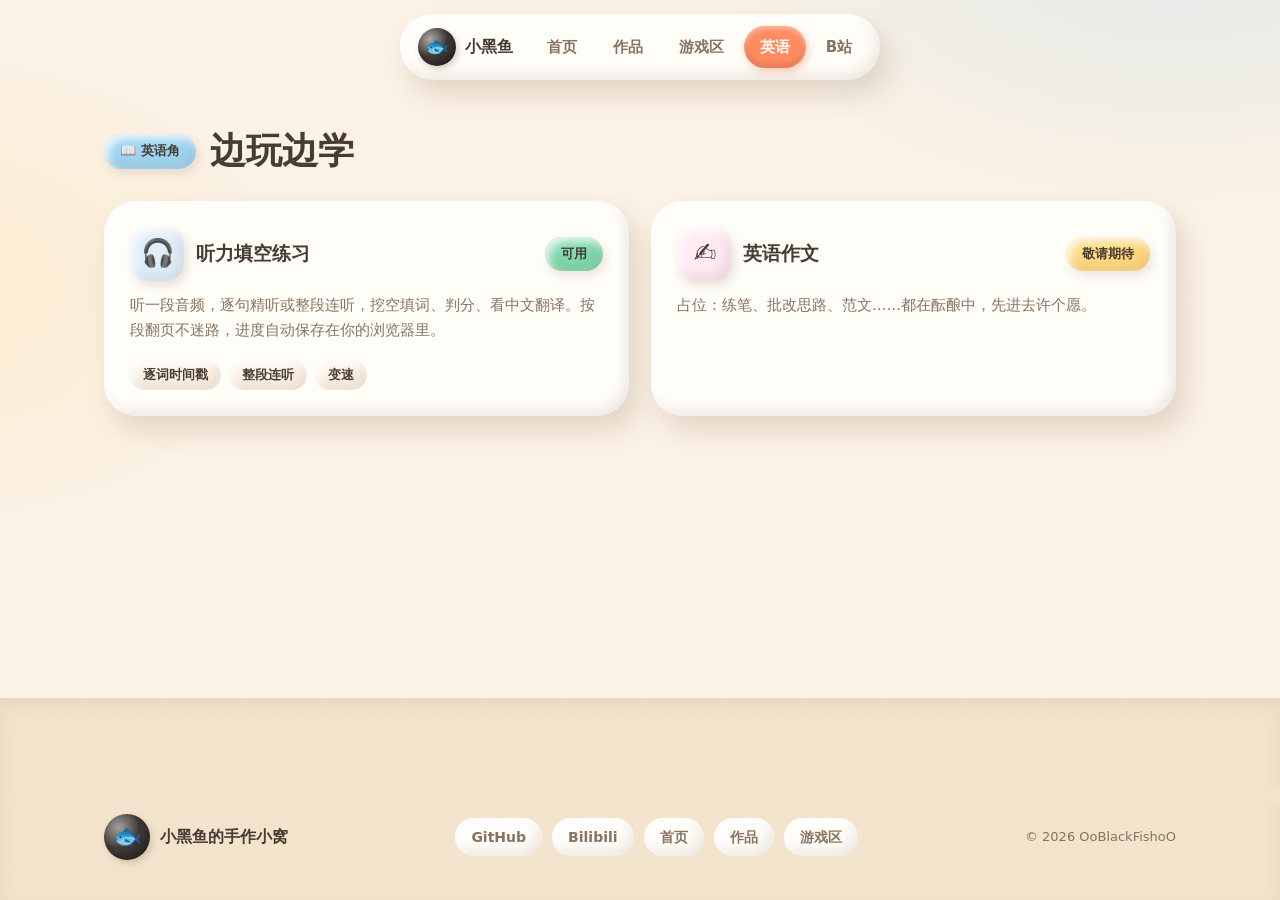
<file: english.html>
<!DOCTYPE html>
<html lang="zh-CN">
<head>
  <meta charset="utf-8">
  <meta name="viewport" content="width=device-width, initial-scale=1">
  <title>英语 · 小黑鱼的手作小窝</title>
  <meta name="description" content="小黑鱼的英语角：听力填空练习（本地 Whisper 出题），作文板块敬请期待。">
  <link rel="icon" type="image/svg+xml" href="favicon.svg">
  <link rel="stylesheet" href="css/style.css">
  <noscript><style>.pop{opacity:1 !important;transform:none !important}</style></noscript>
</head>
<body data-page="english">

  <nav class="nav">
    <a class="nav-logo" href="index.html">
      <span class="ava">🐟</span><span class="name">小黑鱼</span>
    </a>
    <div class="nav-links">
      <a class="nav-link" data-nav="home" href="index.html">首页</a>
      <a class="nav-link" data-nav="works" href="works.html">作品</a>
      <a class="nav-link" data-nav="games" href="games.html">游戏区</a>
      <a class="nav-link" data-nav="english" href="english.html">英语</a>
      <a class="nav-link" href="https://space.bilibili.com/567414097" target="_blank" rel="noopener">B站</a>
    </div>
  </nav>

  <section class="section" style="padding-top:48px">
    <div class="section-head">
      <span class="badge sky">📖 英语角</span>
      <h2>边玩边学</h2>
    </div>

    <div class="cards">
      <!-- 听力练习入口 -->
      <a class="clay-card pop" href="english/listening.html">
        <div class="card-top">
          <span class="clay-icon" style="background:#DFEEF9">🎧</span>
          <h3>听力填空练习</h3>
          <span class="badge mint">可用</span>
        </div>
        <p class="desc">听一段音频，逐句精听或整段连听，挖空填词、判分、看中文翻译。按段翻页不迷路，进度自动保存在你的浏览器里。</p>
        <div class="chips"><span class="chip">逐词时间戳</span><span class="chip">整段连听</span><span class="chip">变速</span></div>
      </a>

      <!-- 英语作文：预留 -->
      <a class="clay-card pop" style="--d:.08s" href="english/writing.html">
        <div class="card-top">
          <span class="clay-icon" style="background:#FFE9F3">✍️</span>
          <h3>英语作文</h3>
          <span class="badge butter">敬请期待</span>
        </div>
        <p class="desc">占位：练笔、批改思路、范文……都在酝酿中，先进去许个愿。</p>
      </a>
    </div>
  </section>

  <footer class="footer">
    <svg class="footer-wave" viewBox="0 0 1440 46" preserveAspectRatio="none" aria-hidden="true">
      <path d="M0,46 C240,6 480,6 720,26 C960,46 1200,10 1440,30 L1440,46 Z" fill="#F3E3CC"/>
    </svg>
    <div class="footer-inner">
      <div class="footer-logo" title="捏我试试">
        <span class="ava">🐟</span>
        <span>小黑鱼的手作小窝</span>
      </div>
      <div class="footer-links">
        <a href="https://github.com/OoBlackFishoO" target="_blank" rel="noopener">GitHub</a>
        <a href="https://space.bilibili.com/567414097" target="_blank" rel="noopener">Bilibili</a>
        <a href="index.html">首页</a>
        <a href="works.html">作品</a>
        <a href="games.html">游戏区</a>
      </div>
      <p class="footer-copy">© 2026 OoBlackFishoO</p>
    </div>
  </footer>

  <script src="js/clay.js"></script>
</body>
</html>
</file>
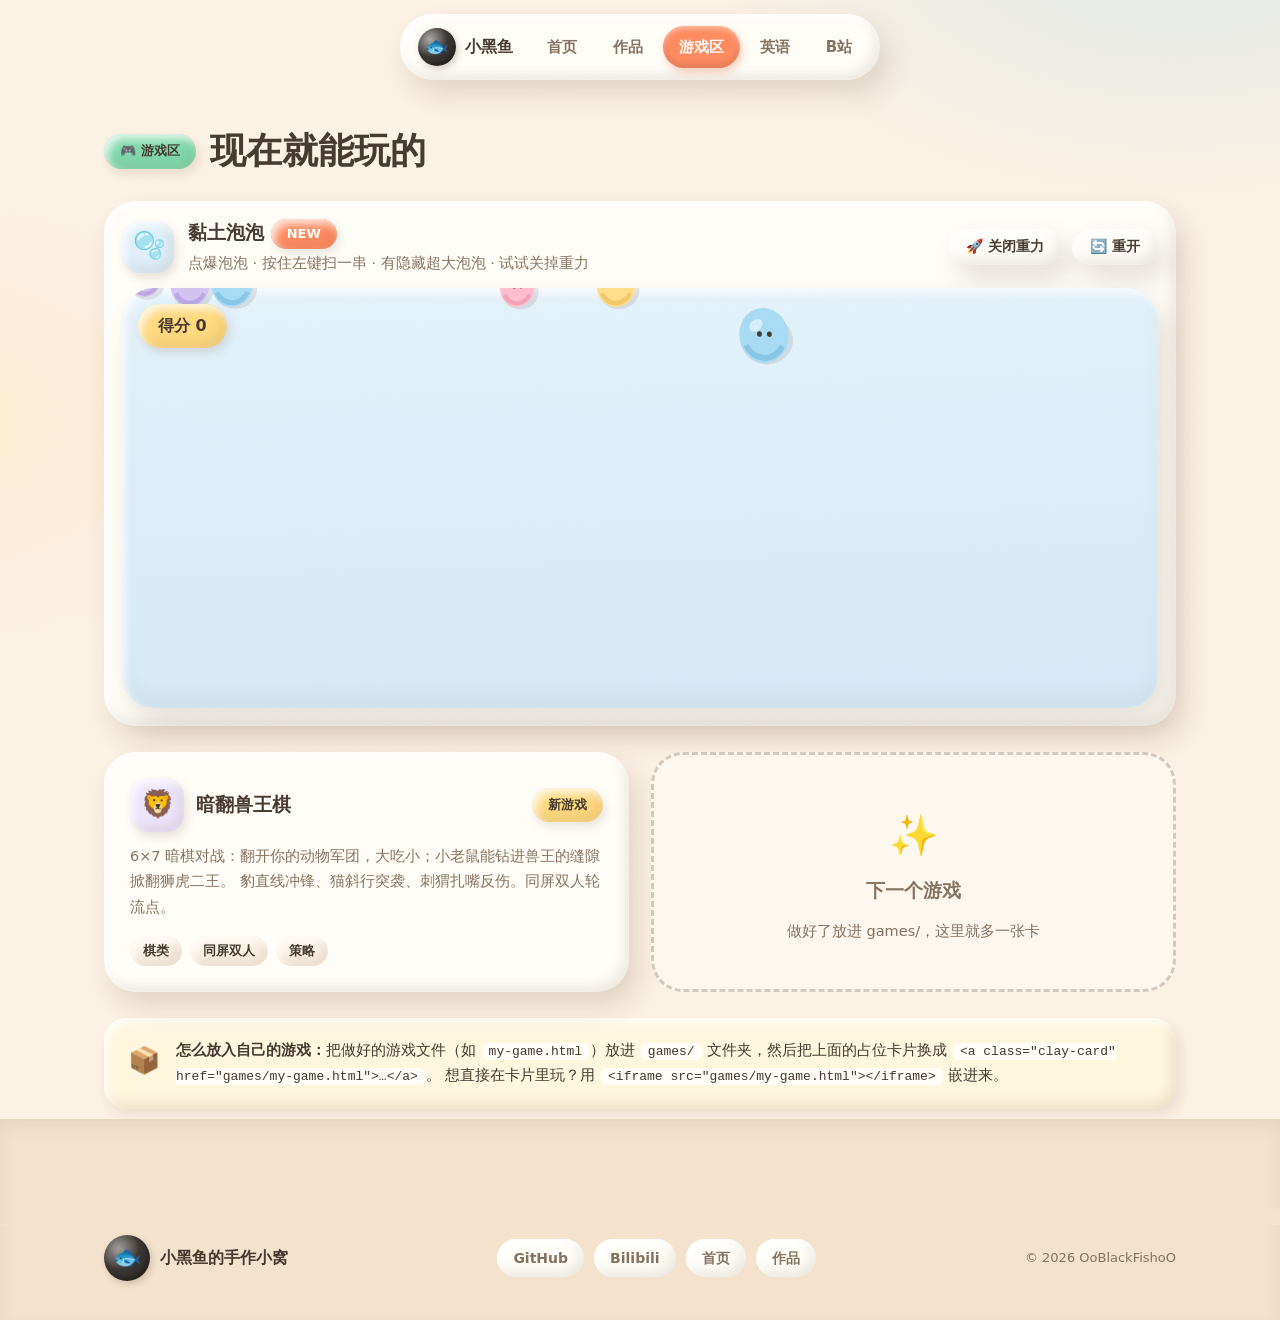
<file: games.html>
<!DOCTYPE html>
<html lang="zh-CN">
<head>
  <meta charset="utf-8">
  <meta name="viewport" content="width=device-width, initial-scale=1">
  <title>游戏区 · 小黑鱼的手作小窝</title>
  <meta name="description" content="小黑鱼做的网页小游戏：现在就能玩《黏土泡泡》，更多游戏正在来的路上。">
  <link rel="icon" type="image/svg+xml" href="favicon.svg">
  <link rel="stylesheet" href="css/style.css">
  <style>
    /* 999 通关：全屏撒花 + 一句提示，1 秒后淡出 */
    .clear-layer { position: fixed; inset: 0; z-index: 999; pointer-events: none; display: grid; place-items: center;
      opacity: 1; transition: opacity .45s ease; }
    .clear-layer.out { opacity: 0; }
    .clear-txt { font-family: var(--font); font-size: clamp(30px, 6vw, 60px); font-weight: 900; color: var(--coral-deep);
      background: var(--white); padding: 16px 42px; border-radius: 999px;
      box-shadow: var(--clay-shadow), var(--clay-in-light), var(--clay-in-dark);
      animation: clearPop .5s var(--spring) both; }
    @keyframes clearPop { from { opacity: 0; transform: translateY(14px) scale(.86); } to { opacity: 1; transform: none; } }
    .confetti { position: absolute; top: 0; border-radius: 3px; pointer-events: none; }
    @media (prefers-reduced-motion: reduce) { .clear-txt { animation: none; } }
  </style>
  <noscript><style>.pop{opacity:1 !important;transform:none !important}</style></noscript>
</head>
<body data-page="games">

  <nav class="nav">
    <a class="nav-logo" href="index.html">
      <span class="ava">🐟</span><span class="name">小黑鱼</span>
    </a>
    <div class="nav-links">
      <a class="nav-link" data-nav="home" href="index.html">首页</a>
      <a class="nav-link" data-nav="works" href="works.html">作品</a>
      <a class="nav-link" data-nav="games" href="games.html">游戏区</a>
      <a class="nav-link" data-nav="english" href="english.html">英语</a>
      <a class="nav-link" href="https://space.bilibili.com/567414097" target="_blank" rel="noopener">B站</a>
    </div>
  </nav>

  <section class="section" style="padding-top:48px">
    <div class="section-head">
      <span class="badge mint">🎮 游戏区</span>
      <h2>现在就能玩的</h2>
    </div>

    <!-- ===== 内置小游戏：黏土泡泡 ===== -->
    <div class="clay-card pop" style="padding:18px" data-no-tilt>
      <div class="card-top" style="margin-bottom:12px">
        <div style="display:flex;align-items:center;gap:14px">
          <span class="clay-icon" style="background:#DFEEF9;width:52px;height:52px;font-size:26px">🫧</span>
          <div>
            <h3>黏土泡泡 <span class="badge coral" style="vertical-align:middle">NEW</span></h3>
            <p class="desc" style="margin-top:2px">点爆泡泡 · 按住左键扫一串 · 有隐藏超大泡泡 · 试试关掉重力</p>
          </div>
        </div>
        <div style="display:flex;gap:10px;flex-wrap:wrap">
          <button class="clay-btn ghost small" id="btn-gravity" type="button">🚀 关闭重力</button>
          <button class="clay-btn ghost small" id="btn-reset" type="button">🔄 重开</button>
        </div>
      </div>

      <div class="game-wrap" id="game-wrap">
        <canvas id="game-canvas"></canvas>
        <div class="game-hud">
          <span class="score-chip" id="score">得分 0</span>
        </div>
      </div>
    </div>

    <!-- ===== 未来游戏的位置 ===== -->
    <div class="cards" style="margin-top:26px">
      <a class="clay-card pop" href="games/beast-chess.html">
        <div class="card-top">
          <span class="clay-icon" style="background:#ECE4FA">🦁</span>
          <h3>暗翻兽王棋</h3>
          <span class="badge butter">新游戏</span>
        </div>
        <p class="desc">
          6×7 暗棋对战：翻开你的动物军团，大吃小；小老鼠能钻进兽王的缝隙掀翻狮虎二王。
          豹直线冲锋、猫斜行突袭、刺猬扎嘴反伤。同屏双人轮流点。
        </p>
        <div class="chips"><span class="chip">棋类</span><span class="chip">同屏双人</span><span class="chip">策略</span></div>
      </a>

      <div class="clay-card placeholder pop" style="--d:.08s">
        <span class="q">✨</span>
        <h3>下一个游戏</h3>
        <p class="desc">做好了放进 games/，这里就多一张卡</p>
      </div>
    </div>

    <!-- 怎么接入自己的游戏 -->
    <div class="tip-card pop" style="margin-top:26px">
      <span class="ico">📦</span>
      <p>
        <b>怎么放入自己的游戏：</b>把做好的游戏文件（如 <code>my-game.html</code>）放进
        <code>games/</code> 文件夹，然后把上面的占位卡片换成
        <code>&lt;a class="clay-card" href="games/my-game.html"&gt;…&lt;/a&gt;</code>。
        想直接在卡片里玩？用 <code>&lt;iframe src="games/my-game.html"&gt;&lt;/iframe&gt;</code> 嵌进来。
      </p>
    </div>
  </section>

  <footer class="footer">
    <svg class="footer-wave" viewBox="0 0 1440 46" preserveAspectRatio="none" aria-hidden="true">
      <path d="M0,46 C240,6 480,6 720,26 C960,46 1200,10 1440,30 L1440,46 Z" fill="#F3E3CC"/>
    </svg>
    <div class="footer-inner">
      <div class="footer-logo" title="捏我试试">
        <span class="ava">🐟</span>
        <span>小黑鱼的手作小窝</span>
      </div>
      <div class="footer-links">
        <a href="https://github.com/OoBlackFishoO" target="_blank" rel="noopener">GitHub</a>
        <a href="https://space.bilibili.com/567414097" target="_blank" rel="noopener">Bilibili</a>
        <a href="index.html">首页</a>
        <a href="works.html">作品</a>
      </div>
      <p class="footer-copy">© 2026 OoBlackFishoO</p>
    </div>
  </footer>

  <script src="js/clay.js"></script>
  <script src="libs/matter.min.js"></script>
  <script src="js/bubbles-game.js"></script>
</body>
</html>
</file>
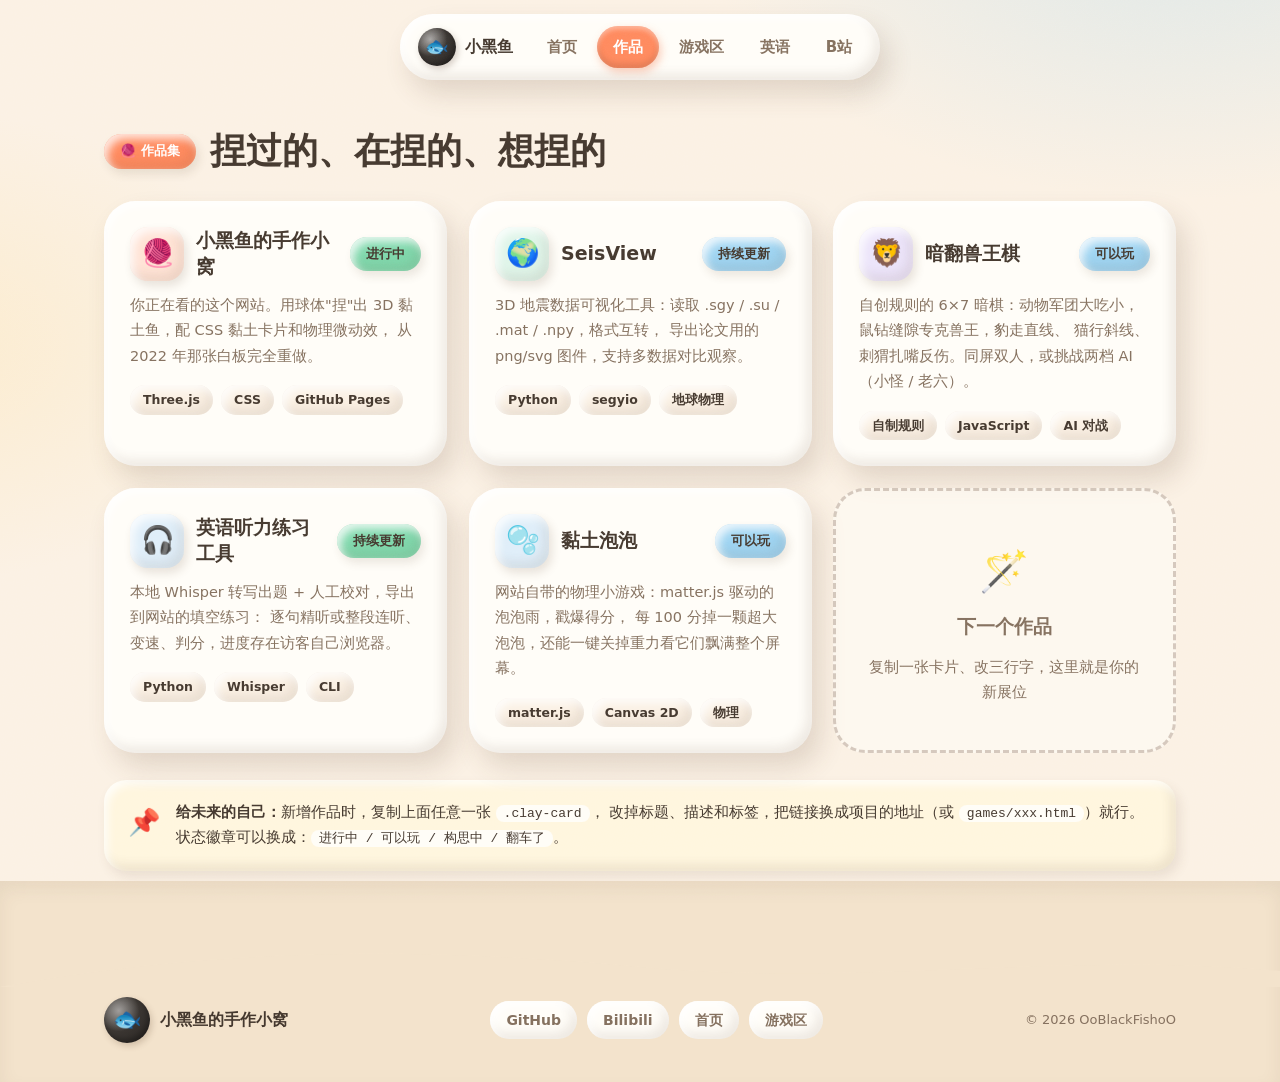
<file: works.html>
<!DOCTYPE html>
<html lang="zh-CN">
<head>
  <meta charset="utf-8">
  <meta name="viewport" content="width=device-width, initial-scale=1">
  <title>作品 · 小黑鱼的手作小窝</title>
  <meta name="description" content="OoBlackFishoO 的代码作品集：网站、小工具和正在构思中的点子。">
  <link rel="icon" type="image/svg+xml" href="favicon.svg">
  <link rel="stylesheet" href="css/style.css">
  <noscript><style>.pop{opacity:1 !important;transform:none !important}</style></noscript>
</head>
<body data-page="works">

  <nav class="nav">
    <a class="nav-logo" href="index.html">
      <span class="ava">🐟</span><span class="name">小黑鱼</span>
    </a>
    <div class="nav-links">
      <a class="nav-link" data-nav="home" href="index.html">首页</a>
      <a class="nav-link" data-nav="works" href="works.html">作品</a>
      <a class="nav-link" data-nav="games" href="games.html">游戏区</a>
      <a class="nav-link" data-nav="english" href="english.html">英语</a>
      <a class="nav-link" href="https://space.bilibili.com/567414097" target="_blank" rel="noopener">B站</a>
    </div>
  </nav>

  <section class="section" style="padding-top:48px">
    <div class="section-head">
      <span class="badge coral">🧶 作品集</span>
      <h2>捏过的、在捏的、想捏的</h2>
    </div>

    <div class="cards">
      <!-- 作品一：这个网站 -->
      <a class="clay-card pop" href="index.html">
        <div class="card-top">
          <span class="clay-icon" style="background:#FFE3D5">🧶</span>
          <h3>小黑鱼的手作小窝</h3>
          <span class="badge mint">进行中</span>
        </div>
        <p class="desc">
          你正在看的这个网站。用球体"捏"出 3D 黏土鱼，配 CSS 黏土卡片和物理微动效，
          从 2022 年那张白板完全重做。
        </p>
        <div class="chips"><span class="chip">Three.js</span><span class="chip">CSS</span><span class="chip">GitHub Pages</span></div>
      </a>

      <!-- 作品二：SeisView -->
      <a class="clay-card pop" href="https://github.com/OoBlackFishoO/SeisView" target="_blank" rel="noopener" style="--d:.08s">
        <div class="card-top">
          <span class="clay-icon" style="background:#DFF5E9">🌍</span>
          <h3>SeisView</h3>
          <span class="badge sky">持续更新</span>
        </div>
        <p class="desc">
          3D 地震数据可视化工具：读取 .sgy / .su / .mat / .npy，格式互转，
          导出论文用的 png/svg 图件，支持多数据对比观察。
        </p>
        <div class="chips"><span class="chip">Python</span><span class="chip">segyio</span><span class="chip">地球物理</span></div>
      </a>

      <!-- 作品三：暗翻兽王棋 -->
      <a class="clay-card pop" href="games/beast-chess.html" style="--d:.16s">
        <div class="card-top">
          <span class="clay-icon" style="background:#ECE4FA">🦁</span>
          <h3>暗翻兽王棋</h3>
          <span class="badge sky">可以玩</span>
        </div>
        <p class="desc">
          自创规则的 6×7 暗棋：动物军团大吃小，鼠钻缝隙专克兽王，豹走直线、
          猫行斜线、刺猬扎嘴反伤。同屏双人，或挑战两档 AI（小怪 / 老六）。
        </p>
        <div class="chips"><span class="chip">自制规则</span><span class="chip">JavaScript</span><span class="chip">AI 对战</span></div>
      </a>

      <!-- 作品四：英语听力练习工具 -->
      <a class="clay-card pop" href="english/listening.html" style="--d:.24s">
        <div class="card-top">
          <span class="clay-icon" style="background:#DFEEF9">🎧</span>
          <h3>英语听力练习工具</h3>
          <span class="badge mint">持续更新</span>
        </div>
        <p class="desc">
          本地 Whisper 转写出题 + 人工校对，导出到网站的填空练习：
          逐句精听或整段连听、变速、判分，进度存在访客自己浏览器。
        </p>
        <div class="chips"><span class="chip">Python</span><span class="chip">Whisper</span><span class="chip">CLI</span></div>
      </a>

      <!-- 作品五：站内小游戏 -->
      <a class="clay-card pop" href="games.html" style="--d:.28s">
        <div class="card-top">
          <span class="clay-icon" style="background:#DFEEF9">🫧</span>
          <h3>黏土泡泡</h3>
          <span class="badge sky">可以玩</span>
        </div>
        <p class="desc">
          网站自带的物理小游戏：matter.js 驱动的泡泡雨，戳爆得分，
          每 100 分掉一颗超大泡泡，还能一键关掉重力看它们飘满整个屏幕。
        </p>
        <div class="chips"><span class="chip">matter.js</span><span class="chip">Canvas 2D</span><span class="chip">物理</span></div>
      </a>

      <!-- 空位：复制上面的卡片即可新增作品 -->
      <div class="clay-card placeholder pop" style="--d:.32s">
        <span class="q">🪄</span>
        <h3>下一个作品</h3>
        <p class="desc">复制一张卡片、改三行字，这里就是你的新展位</p>
      </div>
    </div>

    <!-- 怎么加新作品：给未来的自己 -->
    <div class="tip-card pop" style="margin-top:26px">
      <span class="ico">📌</span>
      <p>
        <b>给未来的自己：</b>新增作品时，复制上面任意一张 <code>.clay-card</code>，
        改掉标题、描述和标签，把链接换成项目的地址（或 <code>games/xxx.html</code>）就行。
        状态徽章可以换成：<code>进行中 / 可以玩 / 构思中 / 翻车了</code>。
      </p>
    </div>
  </section>

  <footer class="footer">
    <svg class="footer-wave" viewBox="0 0 1440 46" preserveAspectRatio="none" aria-hidden="true">
      <path d="M0,46 C240,6 480,6 720,26 C960,46 1200,10 1440,30 L1440,46 Z" fill="#F3E3CC"/>
    </svg>
    <div class="footer-inner">
      <div class="footer-logo" title="捏我试试">
        <span class="ava">🐟</span>
        <span>小黑鱼的手作小窝</span>
      </div>
      <div class="footer-links">
        <a href="https://github.com/OoBlackFishoO" target="_blank" rel="noopener">GitHub</a>
        <a href="https://space.bilibili.com/567414097" target="_blank" rel="noopener">Bilibili</a>
        <a href="index.html">首页</a>
        <a href="games.html">游戏区</a>
      </div>
      <p class="footer-copy">© 2026 OoBlackFishoO</p>
    </div>
  </footer>

  <script src="js/clay.js"></script>
</body>
</html>
</file>
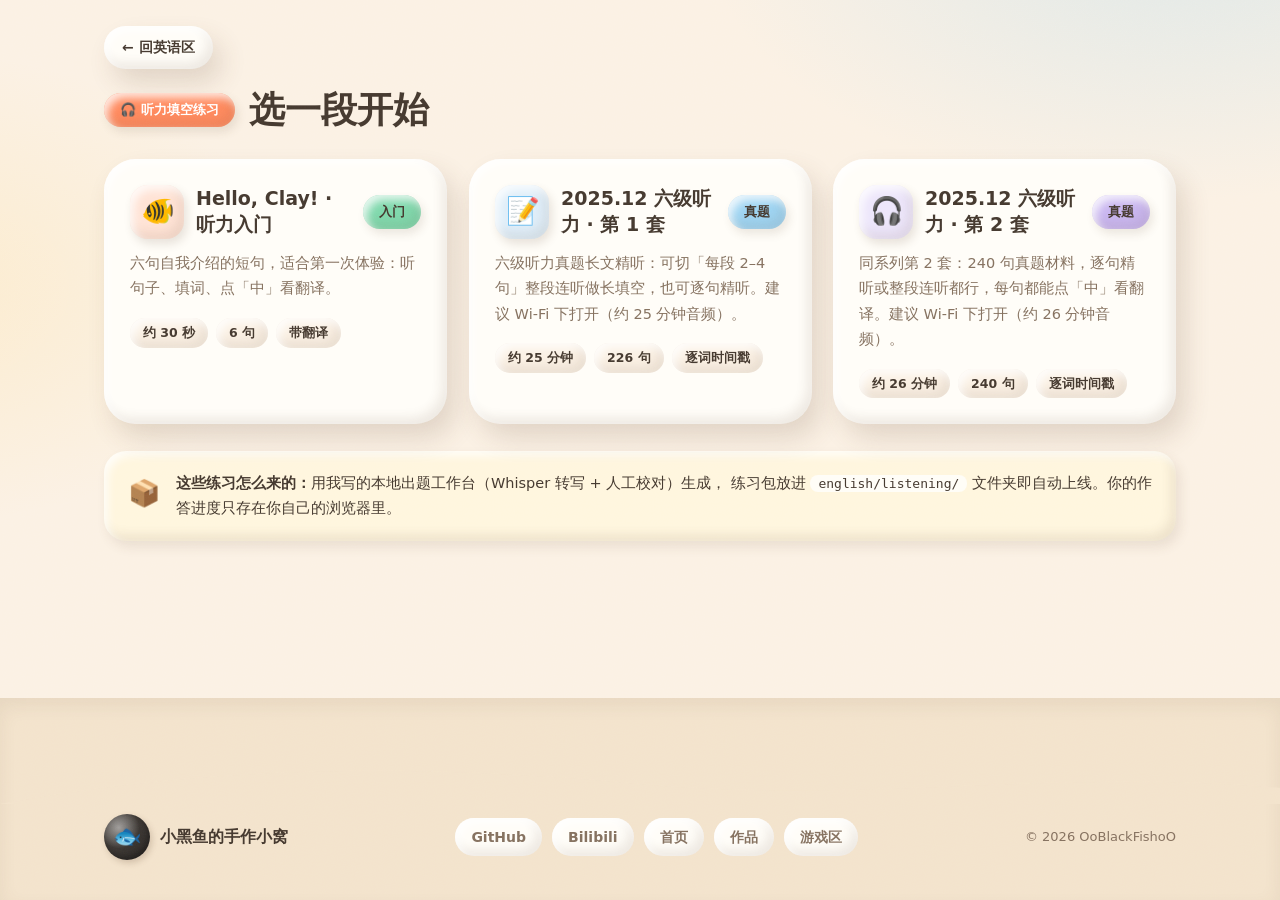
<file: english/listening.html>
<!DOCTYPE html>
<html lang="zh-CN">
<head>
  <meta charset="utf-8">
  <meta name="viewport" content="width=device-width, initial-scale=1">
  <title>听力填空练习 · 小黑鱼的手作小窝</title>
  <meta name="description" content="小黑鱼的英语听力填空练习：逐句精听或整段连听，挖空填词、判分、看翻译，进度存在浏览器里。">
  <link rel="icon" type="image/svg+xml" href="../favicon.svg">
  <link rel="stylesheet" href="../css/style.css">
  <noscript><style>.pop{opacity:1 !important;transform:none !important}</style></noscript>
</head>
<body data-page="english">

  <section class="section" style="padding-top:26px">
    <a class="clay-btn ghost small" href="../english.html" style="margin-bottom:18px">← 回英语区</a>

    <div class="section-head">
      <span class="badge coral">🎧 听力填空练习</span>
      <h2>选一段开始</h2>
    </div>

    <div class="cards">
      <!-- 加新练习：把出题工作台导出的文件夹拷进 english/listening/，然后复制一张卡片改三处（链接/标题/描述） -->
      <a class="clay-card pop" href="listening/hello-clay/index.html">
        <div class="card-top">
          <span class="clay-icon" style="background:#FFE3D5">🐠</span>
          <h3>Hello, Clay! · 听力入门</h3>
          <span class="badge mint">入门</span>
        </div>
        <p class="desc">六句自我介绍的短句，适合第一次体验：听句子、填词、点「中」看翻译。</p>
        <div class="chips"><span class="chip">约 30 秒</span><span class="chip">6 句</span><span class="chip">带翻译</span></div>
      </a>

      <a class="clay-card pop" style="--d:.08s" href="listening/cet6-202512-set1/index.html">
        <div class="card-top">
          <span class="clay-icon" style="background:#DFEEF9">📝</span>
          <h3>2025.12 六级听力 · 第 1 套</h3>
          <span class="badge sky">真题</span>
        </div>
        <p class="desc">六级听力真题长文精听：可切「每段 2–4 句」整段连听做长填空，也可逐句精听。建议 Wi-Fi 下打开（约 25 分钟音频）。</p>
        <div class="chips"><span class="chip">约 25 分钟</span><span class="chip">226 句</span><span class="chip">逐词时间戳</span></div>
      </a>

      <a class="clay-card pop" style="--d:.16s" href="listening/cet6-202512-set2/index.html">
        <div class="card-top">
          <span class="clay-icon" style="background:#EDE6FB">🎧</span>
          <h3>2025.12 六级听力 · 第 2 套</h3>
          <span class="badge lilac">真题</span>
        </div>
        <p class="desc">同系列第 2 套：240 句真题材料，逐句精听或整段连听都行，每句都能点「中」看翻译。建议 Wi-Fi 下打开（约 26 分钟音频）。</p>
        <div class="chips"><span class="chip">约 26 分钟</span><span class="chip">240 句</span><span class="chip">逐词时间戳</span></div>
      </a>
    </div>

    <div class="tip-card pop" style="margin-top:26px">
      <span class="ico">📦</span>
      <p>
        <b>这些练习怎么来的：</b>用我写的本地出题工作台（Whisper 转写 + 人工校对）生成，
        练习包放进 <code>english/listening/</code> 文件夹即自动上线。你的作答进度只存在你自己的浏览器里。
      </p>
    </div>
  </section>

  <footer class="footer">
    <svg class="footer-wave" viewBox="0 0 1440 46" preserveAspectRatio="none" aria-hidden="true">
      <path d="M0,46 C240,6 480,6 720,26 C960,46 1200,10 1440,30 L1440,46 Z" fill="#F3E3CC"/>
    </svg>
    <div class="footer-inner">
      <div class="footer-logo" title="捏我试试">
        <span class="ava">🐟</span>
        <span>小黑鱼的手作小窝</span>
      </div>
      <div class="footer-links">
        <a href="https://github.com/OoBlackFishoO" target="_blank" rel="noopener">GitHub</a>
        <a href="https://space.bilibili.com/567414097" target="_blank" rel="noopener">Bilibili</a>
        <a href="../index.html">首页</a>
        <a href="../works.html">作品</a>
        <a href="../games.html">游戏区</a>
      </div>
      <p class="footer-copy">© 2026 OoBlackFishoO</p>
    </div>
  </footer>

  <script src="../js/clay.js"></script>
</body>
</html>
</file>
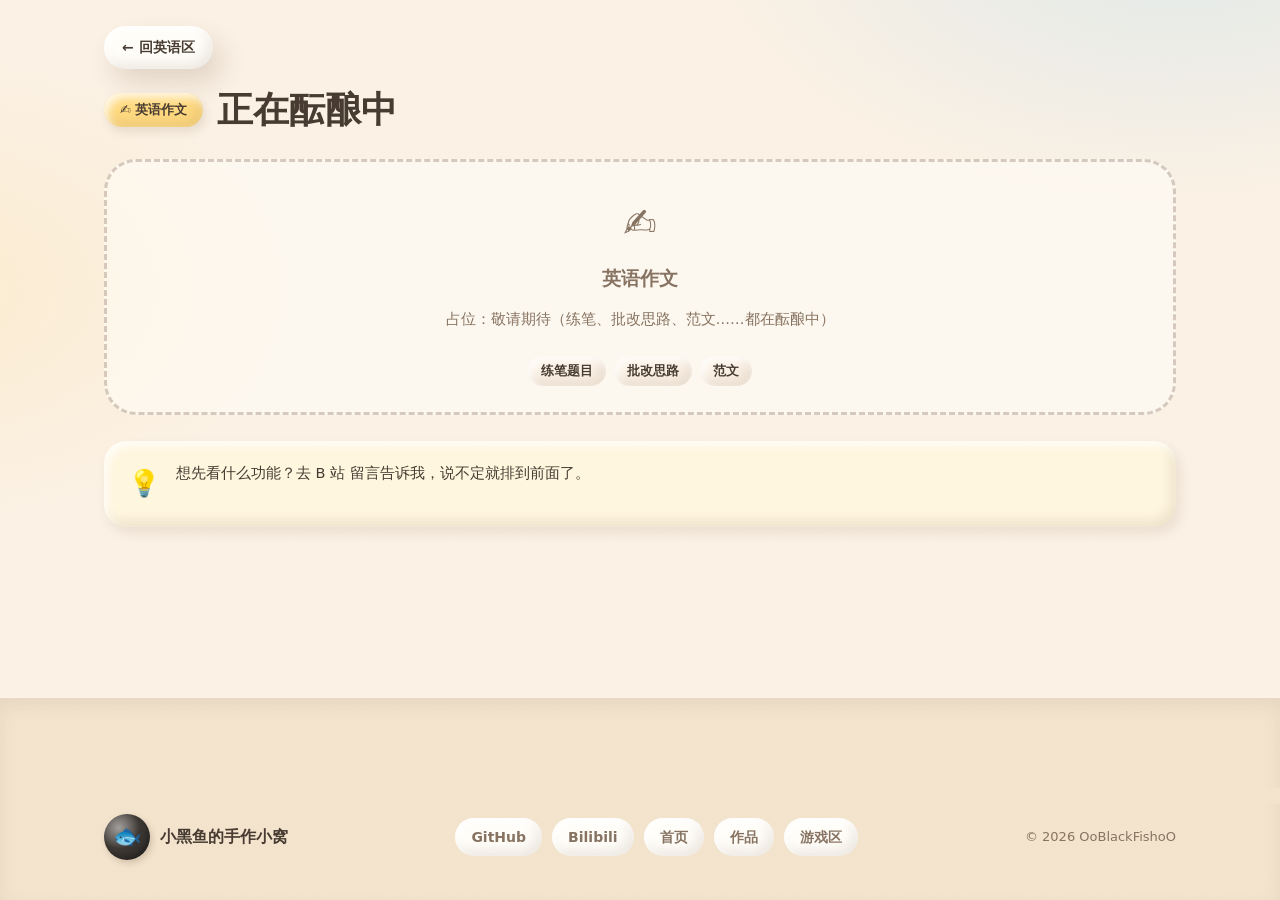
<file: english/writing.html>
<!DOCTYPE html>
<html lang="zh-CN">
<head>
  <meta charset="utf-8">
  <meta name="viewport" content="width=device-width, initial-scale=1">
  <title>英语作文 · 小黑鱼的手作小窝</title>
  <meta name="description" content="小黑鱼的英语作文板块：练笔、批改思路、范文，正在酝酿中。">
  <link rel="icon" type="image/svg+xml" href="../favicon.svg">
  <link rel="stylesheet" href="../css/style.css">
  <noscript><style>.pop{opacity:1 !important;transform:none !important}</style></noscript>
</head>
<body data-page="english">

  <section class="section" style="padding-top:26px">
    <a class="clay-btn ghost small" href="../english.html" style="margin-bottom:18px">← 回英语区</a>

    <div class="section-head">
      <span class="badge butter">✍️ 英语作文</span>
      <h2>正在酝酿中</h2>
    </div>

    <div class="cards">
      <div class="clay-card placeholder pop">
        <span class="q">✍️</span>
        <h3>英语作文</h3>
        <p class="desc">占位：敬请期待（练笔、批改思路、范文……都在酝酿中）</p>
        <div class="chips"><span class="chip">练笔题目</span><span class="chip">批改思路</span><span class="chip">范文</span></div>
      </div>
    </div>

    <div class="tip-card pop" style="margin-top:26px">
      <span class="ico">💡</span>
      <p>想先看什么功能？去 <a href="https://space.bilibili.com/567414097" target="_blank" rel="noopener">B 站</a> 留言告诉我，说不定就排到前面了。</p>
    </div>
  </section>

  <footer class="footer">
    <svg class="footer-wave" viewBox="0 0 1440 46" preserveAspectRatio="none" aria-hidden="true">
      <path d="M0,46 C240,6 480,6 720,26 C960,46 1200,10 1440,30 L1440,46 Z" fill="#F3E3CC"/>
    </svg>
    <div class="footer-inner">
      <div class="footer-logo" title="捏我试试">
        <span class="ava">🐟</span>
        <span>小黑鱼的手作小窝</span>
      </div>
      <div class="footer-links">
        <a href="https://github.com/OoBlackFishoO" target="_blank" rel="noopener">GitHub</a>
        <a href="https://space.bilibili.com/567414097" target="_blank" rel="noopener">Bilibili</a>
        <a href="../index.html">首页</a>
        <a href="../works.html">作品</a>
        <a href="../games.html">游戏区</a>
      </div>
      <p class="footer-copy">© 2026 OoBlackFishoO</p>
    </div>
  </footer>

  <script src="../js/clay.js"></script>
</body>
</html>
</file>
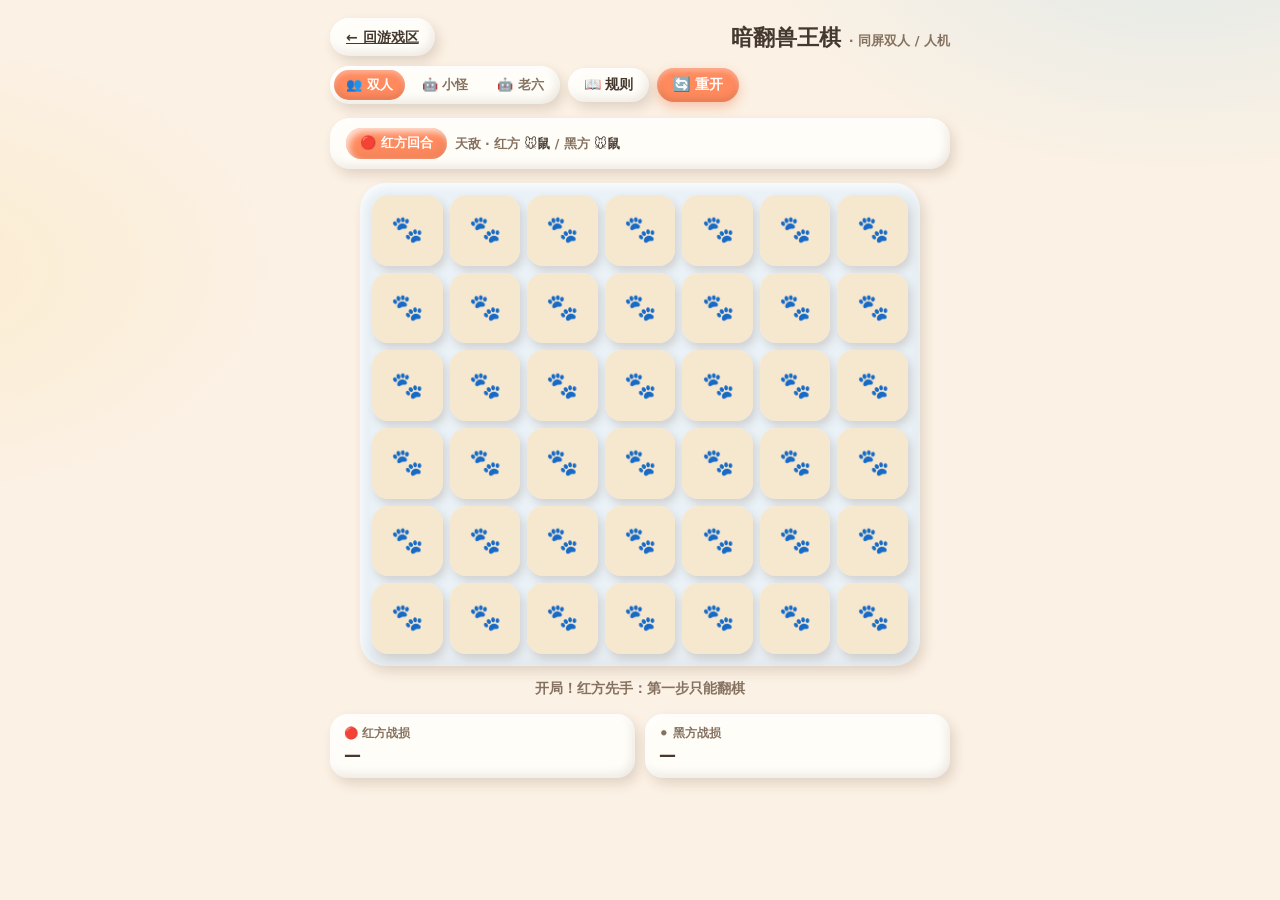
<file: games/beast-chess.html>
<!DOCTYPE html>
<html lang="zh-CN">
<head>
  <meta charset="utf-8">
  <meta name="viewport" content="width=device-width, initial-scale=1">
  <title>暗翻兽王棋 · 小黑鱼的手作小窝</title>
  <meta name="description" content="6×7 暗棋对战：翻开动物军团，大吃小，鼠钻缝隙掀翻兽王。同屏双人轮流点。">
  <link rel="icon" type="image/svg+xml" href="../favicon.svg">
  <style>
    /* ===== 黏土风（与全站一致的调子） ===== */
    :root {
      --bg: #FBF1E4; --ink: #45392F; --ink-soft: #85715F; --white: #FFFDF8;
      --coral: #FF8A5E; --butter: #FFD97E; --mint: #7FD8AC; --sky: #9ED4F2; --pink: #FFB3C7;
      --red-side: #FFE0D2;   /* 红方面上底色 */
      --blk-side: #E2E6EC;   /* 黑方面上底色 */
      --spring: cubic-bezier(.34, 1.56, .64, 1);
      --clay-shadow: 4px 6px 12px rgba(93, 63, 43, .16);
      --in-light: inset 3px 4px 7px rgba(255, 255, 255, .75);
      --in-dark: inset -3px -4px 8px rgba(93, 63, 43, .1);
      --font: "Yuanti SC", "YouYuan", "Microsoft YaHei", "PingFang SC", system-ui, sans-serif;
    }
    * { box-sizing: border-box; }
    body {
      margin: 0; font-family: var(--font); color: var(--ink); line-height: 1.6;
      background:
        radial-gradient(600px 360px at 92% -80px, rgba(158, 212, 242, .28), transparent 70%),
        radial-gradient(520px 320px at -90px 30%, rgba(255, 217, 126, .2), transparent 70%),
        var(--bg);
      min-height: 100vh; display: flex; flex-direction: column; align-items: center;
      padding: 18px 14px 40px;
    }
    .top { width: 100%; max-width: 620px; display: flex; align-items: center; justify-content: space-between; gap: 10px; flex-wrap: wrap; margin-bottom: 14px; }
    .top h1 { font-size: 22px; font-weight: 900; margin: 0; }
    .top h1 small { font-size: 13px; font-weight: 700; color: var(--ink-soft); }

    /* 对手模式切换 */
    .mode-group {
      display: flex; gap: 5px; padding: 4px;
      background: var(--white); border-radius: 999px;
      box-shadow: var(--clay-shadow), var(--in-light), var(--in-dark);
    }
    .mode-chip {
      border: 0; background: none; cursor: pointer;
      font-family: var(--font); font-size: 13px; font-weight: 800;
      color: var(--ink-soft); padding: 6px 12px; border-radius: 999px;
      transition: transform .18s var(--spring), background .18s, color .18s;
    }
    .mode-chip:hover { transform: translateY(-1px); color: var(--ink); }
    .mode-chip.active {
      color: #fff; background: var(--coral);
      box-shadow: inset 0 3px 5px rgba(255,255,255,.35), inset 0 -3px 6px rgba(0,0,0,.12);
    }
    .clay-btn {
      display: inline-flex; align-items: center; gap: 6px; padding: 8px 16px; border: 0; border-radius: 999px;
      font-family: var(--font); font-size: 14px; font-weight: 800; color: #fff; background: var(--coral);
      cursor: pointer; box-shadow: 0 5px 12px rgba(242, 112, 63, .35), inset 0 3px 5px rgba(255,255,255,.35), inset 0 -3px 7px rgba(0,0,0,.12);
      transition: transform .18s var(--spring);
    }
    .clay-btn:hover { transform: translateY(-2px); }
    .clay-btn:active { transform: scale(.93); }
    .clay-btn.ghost { color: var(--ink); background: var(--white); box-shadow: var(--clay-shadow), var(--in-light), var(--in-dark); }

    /* ===== 状态条 ===== */
    .status {
      width: 100%; max-width: 620px; display: flex; align-items: center; gap: 8px; flex-wrap: wrap;
      background: var(--white); border-radius: 20px; padding: 10px 16px; margin-bottom: 14px;
      box-shadow: var(--clay-shadow), var(--in-light), var(--in-dark); font-size: 14px; font-weight: 700;
    }
    .turn-chip { padding: 5px 14px; border-radius: 999px; font-size: 13px; font-weight: 900; box-shadow: var(--in-light), var(--in-dark); }
    .turn-chip.R { background: var(--coral); color: #fff; }
    .turn-chip.B { background: #45505C; color: #fff; }
    .turn-chip.bump { animation: bump .32s var(--spring); }
    @keyframes bump { 50% { transform: scale(1.16) rotate(-3deg); } }
    .nemesis { font-size: 12.5px; color: var(--ink-soft); }
    .nemesis b { color: var(--ink); }
    .quiet { margin-left: auto; font-size: 12px; color: var(--ink-soft); }

    /* ===== 棋盘 ===== */
    .board-wrap { position: relative; width: 100%; max-width: 560px; }
    .board {
      display: grid; grid-template-columns: repeat(7, 1fr); gap: 7px;
      background: #EAF2F7; border-radius: 26px; padding: 12px;
      box-shadow: var(--clay-shadow), var(--in-light), inset 0 -8px 16px rgba(93,63,43,.05);
    }
    .cell { position: relative; aspect-ratio: 1; perspective: 500px; }
    .tile {
      position: absolute; inset: 0; border-radius: 16px; cursor: pointer;
      transform-style: preserve-3d; transition: transform .45s var(--spring);
      box-shadow: 3px 5px 9px rgba(93, 63, 43, .18), var(--in-light), var(--in-dark);
    }
    .tile.up { transform: rotateY(180deg); }
    .tile.up.noanim, .tile.noanim { transition: none; }
    .face {
      position: absolute; inset: 0; border-radius: 16px; display: grid; place-items: center;
      backface-visibility: hidden; line-height: 1; padding-bottom: 2px;
    }
    .face.back { background: #F6E7CF; font-size: clamp(18px, 5vw, 26px); color: #C9B393; }
    .face.front { transform: rotateY(180deg); font-size: clamp(20px, 6vw, 32px); }
    .tile.R .face.front { background: var(--red-side); }
    .tile.B .face.front { background: var(--blk-side); }
    .face.front .rnk {
      position: absolute; top: 3px; left: 6px; font-size: 10px; font-weight: 900; color: rgba(69, 57, 47, .55);
    }
    .tile.king .face.front { box-shadow: inset 0 0 0 2.5px rgba(255, 200, 60, .8), var(--in-light); }
    .tile.sel { outline: 3px solid var(--coral); outline-offset: 2px; }
    .tile.sel .face.front { animation: selpop .3s var(--spring); }
    @keyframes selpop {
      0%   { transform: rotateY(180deg) scale(1); }
      55%  { transform: rotateY(180deg) scale(1.14) translateY(-3px); }
      100% { transform: rotateY(180deg) scale(1); }
    }
    .cell.dot::after { animation: dotpop .25s var(--spring) both; }
    @keyframes dotpop {
      from { transform: translate(-50%, -50%) scale(0); }
      to   { transform: translate(-50%, -50%) scale(1); }
    }
    .cell.dot::after {
      content: ""; position: absolute; left: 50%; top: 50%; width: 26%; height: 26%;
      transform: translate(-50%, -50%); border-radius: 50%;
      background: rgba(93, 63, 43, .3); z-index: 5; pointer-events: none;
    }
    .cell.cap::after {
      content: ""; position: absolute; inset: 6%; border-radius: 14px;
      border: 3px dashed #E5484D; z-index: 5; pointer-events: none;
      animation: pulse 1s infinite alternate;
    }
    @keyframes pulse { from { opacity: .45; } to { opacity: 1; } }
    .cell.cap { cursor: crosshair; }
    .hint {
      width: 100%; max-width: 620px; margin-top: 12px; text-align: center;
      font-size: 13.5px; font-weight: 700; color: var(--ink-soft); min-height: 22px;
    }
    .hint.warn { color: #C23A2B; }

    /* ===== 战损托盘 ===== */
    .trays { width: 100%; max-width: 620px; display: grid; grid-template-columns: 1fr 1fr; gap: 10px; margin-top: 14px; }
    .tray { background: var(--white); border-radius: 18px; padding: 10px 14px; font-size: 13px; font-weight: 700;
      box-shadow: var(--clay-shadow), var(--in-light), var(--in-dark); min-height: 46px; }
    .tray .label { font-size: 11.5px; color: var(--ink-soft); }
    .tray .lost { font-size: 17px; letter-spacing: 2px; line-height: 1.4; padding-top: 2px; }

    /* ===== 结算遮罩 ===== */
    .overlay {
      position: fixed; inset: 0; background: rgba(69, 57, 47, .45); display: grid; place-items: center;
      z-index: 60; opacity: 0; pointer-events: none; transition: opacity .25s;
    }
    .overlay.show { opacity: 1; pointer-events: auto; }
    .panel {
      background: var(--white); border-radius: 28px; padding: 30px 34px; text-align: center;
      box-shadow: 0 20px 50px rgba(0,0,0,.25), var(--in-light);
      transform: scale(.8); transition: transform .3s var(--spring);
    }
    .overlay.show .panel { transform: scale(1); }
    .panel h2 { margin: 0 0 8px; font-size: 24px; font-weight: 900; }
    .panel p { margin: 0 0 18px; color: var(--ink-soft); font-size: 14px; }

    /* ===== 规则说明 ===== */
    .rules {
      width: 100%; max-width: 620px; margin-top: 16px; background: #FFF6DE; border-radius: 20px;
      padding: 16px 20px; font-size: 13.5px; box-shadow: var(--in-light), var(--in-dark);
      display: none;
    }
    .rules.open { display: block; }
    .rules b { color: var(--ink); }
    .rules li { margin-bottom: 4px; }

    /* ===== 受伤棋子与治疗 ===== */
    .tile.injured .face.front { filter: saturate(.3) brightness(.96); }
    .face.front .hurt {
      position: absolute; top: 2px; right: 5px; font-size: 13px;
      animation: hurtPulse 1.2s infinite alternate;
    }
    @keyframes hurtPulse { from { opacity: .55; } to { opacity: 1; } }
    /* 选中受伤棋子：💊 浮在头顶，再点一次即治疗 */
    .tile.sel.injured .face.front::after {
      content: "💊";
      position: absolute;
      left: 50%; top: 40%;
      font-size: clamp(18px, 5.4vw, 27px);
      line-height: 1;
      animation: healFloat .9s infinite alternate;
      filter: drop-shadow(0 3px 5px rgba(93, 63, 43, .4));
    }
    @keyframes healFloat {
      from { transform: translate(-50%, -30%) scale(1); }
      to   { transform: translate(-50%, -85%) scale(1.12); }
    }

    /* ===== 被吃棋子幽灵 + 迸溅粒子 ===== */
    .ghost-tile {
      position: fixed; z-index: 40; pointer-events: none; display: grid; place-items: center;
      border-radius: 16px; box-shadow: var(--clay-shadow), var(--in-light), var(--in-dark);
      font-size: clamp(20px, 6vw, 32px); line-height: 1; padding-bottom: 2px;
    }
    .ghost-tile.R { background: var(--red-side); }
    .ghost-tile.B { background: var(--blk-side); }
    .burst-dot { position: fixed; border-radius: 50%; pointer-events: none; z-index: 41; }

    @media (prefers-reduced-motion: reduce) {
      * { animation: none !important; transition: none !important; }
      .pop { opacity: 1 !important; transform: none !important; }
    }

    /* ===== 进场浮出（配合 ../js/clay.js 的 IntersectionObserver） ===== */
    .pop { opacity: 0; transform: translateY(18px) scale(.97); }
    .pop.in {
      opacity: 1; transform: none;
      transition: opacity .55s var(--spring), transform .55s var(--spring);
      transition-delay: var(--d, 0s);
    }
  </style>
</head>
<body>
  <div class="top pop">
    <a class="clay-btn ghost" href="../games.html">← 回游戏区</a>
    <h1>暗翻兽王棋 <small>· 同屏双人 / 人机</small></h1>
    <div style="display:flex; gap:8px; align-items:center; flex-wrap:wrap;">
      <div class="mode-group" id="mode-group">
        <button class="mode-chip active" data-mode="" type="button">👥 双人</button>
        <button class="mode-chip" data-mode="easy" type="button">🤖 小怪</button>
        <button class="mode-chip" data-mode="hard" type="button">🤖 老六</button>
      </div>
      <button class="clay-btn ghost" id="btn-rules" type="button">📖 规则</button>
      <button class="clay-btn" id="btn-restart" type="button">🔄 重开</button>
    </div>
  </div>

  <div class="status pop" style="--d:.08s">
    <span class="turn-chip R" id="turn-chip">🔴 红方回合</span>
    <span class="nemesis" id="nemesis-info"></span>
    <span class="quiet" id="quiet-info"></span>
  </div>

  <div class="board-wrap pop" style="--d:.14s">
    <div class="board" id="board"></div>
  </div>
  <div class="hint" id="hint">点击任意背面棋子翻开 · 第一步只能翻棋</div>

  <div class="trays pop" style="--d:.2s">
    <div class="tray"><div class="label">🔴 红方战损</div><div class="lost" id="lost-R"></div></div>
    <div class="tray"><div class="label">⚫ 黑方战损</div><div class="lost" id="lost-B"></div></div>
  </div>

  <div class="rules pop" style="--d:.24s" id="rules">
    <b>怎么玩：</b>
    <ol>
      <li>双方轮流行动，每回合只能做一件事：<b>翻棋</b> / <b>移动一格</b>（上下左右，目标必须为空）/ <b>吃子</b>（吃相邻的敌方明棋）。</li>
      <li>翻开的棋子按底座颜色归属阵营——翻到敌方的也很正常，这是暗棋的乐趣。</li>
      <li><b>战力</b>：象 > 熊 > 豹 > 狼 > 狗 > 狐狸 > 猫 > 刺猬 > 松鼠 > 鼠，大吃小、同级不能互吃。</li>
      <li><b>特殊能力</b>：🐆 豹沿横竖直线可以走、也可以<b>吃</b>任意远的棋子（路径不能有任何阻挡，吃的仍须弱于自己）；🐱 猫可以斜着走一格、也可以<b>斜着吃</b>。</li>
      <li><b>🦔 刺猬反伤</b>：吃掉刺猬的棋子会被扎伤——不能移动也不能吃子。选中它后头顶会出现 💊，<b>再点一次它</b>即完成治疗（消耗一整个回合）。受伤的棋子仍会被敌人正常吃掉。</li>
      <li><b>兽王</b>（狮王🦁 / 虎王🐯）战力最高，可以吃任何普通棋子，但<b>不能吃对方的天敌</b>；两头兽王不能互吃。</li>
      <li><b>天敌</b>：鼠是兽王的唯一天敌，可以无视战力吃掉敌方兽王。当一方的鼠全灭，它场上战力最低的棋子自动接替成为天敌。</li>
      <li><b>🤖 人机对战</b>：顶部选择「小怪」（随性，见吃眼开）或「老六」（会避险、护王、惜用天敌）。AI 执黑方、只看公开信息，绝不偷看暗牌。</li>
      <li><b>胜负</b>：吃光对方全部棋子、或吃掉对方兽王即胜；连续 10 回合双方只移动不翻不吃则判和。</li>
      <li>同一枚棋子不能在两格之间连续来回移动超过 3 次。</li>
    </ol>
  </div>

  <div class="overlay" id="overlay">
    <div class="panel">
      <h2 id="result-title"></h2>
      <p id="result-desc"></p>
      <button class="clay-btn" id="btn-again" type="button">🔄 再来一局</button>
    </div>
  </div>

<script src="../js/clay.js"></script>

<script>
/* ============================================================
   暗翻兽王棋 · 规则引擎 + 渲染（纯原生，无依赖）
   战力：象10 熊9 豹8 狼7 狗6 狐狸5 猫4 刺猬3 松鼠2 鼠1；兽王12
   ============================================================ */
(function () {
  "use strict";

  var ROWS = 6, COLS = 7;

  var TYPES = {
    xiang:  { n: "象",   e: "🐘", r: 10 },
    xiong:  { n: "熊",   e: "🐻", r: 9 },
    bao:    { n: "豹",   e: "🐆", r: 8 },
    lang:   { n: "狼",   e: "🐺", r: 7 },
    gou:    { n: "狗",   e: "🐶", r: 6 },
    huli:   { n: "狐狸", e: "🦊", r: 5 },
    mao:    { n: "猫",   e: "🐱", r: 4 },
    ciwei:  { n: "刺猬", e: "🦔", r: 3 },
    songshu:{ n: "松鼠", e: "🐿️", r: 2 },
    shu:    { n: "鼠",   e: "🐭", r: 1 },
    shiwang:{ n: "狮王", e: "🦁", r: 12, king: true },
    huwang: { n: "虎王", e: "🐯", r: 12, king: true }
  };
  var NORMAL_ORDER = ["xiang", "xiong", "bao", "lang", "gou", "huli", "mao", "ciwei", "songshu", "shu"];

  var SIDES = { R: { name: "红方", chip: "🔴 红方回合", king: "shiwang" }, B: { name: "黑方", chip: "⚫ 黑方回合", king: "huwang" } };

  /* ---------- 状态 ---------- */
  var board, turn, firstTurn, quiet, selected, gameOver, idSeq;
  var bounce = {};      /* pieceId -> { prevFrom, count } 来回移动禁令 */
  var lost = { R: [], B: [] };
  var RM = window.matchMedia("(prefers-reduced-motion: reduce)").matches;
  var lastTurnShown = null;

  function newGame() {
    board = [];
    idSeq = 1;
    var bag = [];
    ["R", "B"].forEach(function (side) {
      NORMAL_ORDER.forEach(function (t) { bag.push(side, t); bag.push(side, t); }); /* 每种 2 枚 */
      bag.push(side, SIDES[side].king);
    });
    /* 洗牌（Fisher-Yates，按 side+type 整对交换，注意别把两种槽位交换叉） */
    for (var i = bag.length - 1; i > 0; i -= 2) {
      var j = Math.floor(Math.random() * ((i - 1) / 2 + 1)) * 2;
      var s0 = bag[i - 1], t0 = bag[i];          /* 配对 (side,type) 占据 (i-1, i) */
      bag[i - 1] = bag[j];    bag[i] = bag[j + 1];
      bag[j] = s0;            bag[j + 1] = t0;
    }
    for (var r = 0; r < ROWS; r++) {
      var row = [];
      for (var c = 0; c < COLS; c++) {
        var side = bag[(r * COLS + c) * 2], type = bag[(r * COLS + c) * 2 + 1];
        row.push({ piece: { side: side, type: type, id: idSeq++, up: false } });
      }
      board.push(row);
    }
    turn = "R"; firstTurn = true; quiet = 0; selected = null; gameOver = false;
    bounce = {}; lost = { R: [], B: [] };
    document.getElementById("overlay").classList.remove("show");
    renderAll();
    hint("开局！红方先手：第一步只能翻棋", false);
  }

  /* ---------- 规则查询 ---------- */
  function at(r, c) { return (r >= 0 && r < ROWS && c >= 0 && c < COLS) ? board[r][c] : null; }
  function isKing(p) { return p && TYPES[p.type].king; }

  /* 某方当前的天敌类型 = 该方场上（含未翻开）战力最低的普通棋子 */
  function nemesisOf(side) {
    var best = null;
    for (var r = 0; r < ROWS; r++) for (var c = 0; c < COLS; c++) {
      var p = board[r][c].piece;
      if (p && p.side === side && !isKing(p)) {
        if (!best || TYPES[p.type].r < TYPES[best].r) best = p.type;
      }
    }
    return best;
  }

  function canCapture(mover, target) {
    if (!mover || !target || mover.side === target.side || !target.up || !mover.up) return false;
    if (isKing(mover) && isKing(target)) return false;                 /* 兽王互斥 */
    if (isKing(target)) {                                              /* 吃兽王：仅己方天敌 */
      return !isKing(mover) && mover.type === nemesisOf(mover.side);
    }
    if (isKing(mover)) {                                               /* 兽王吃普通：但不能吃对方天敌 */
      return target.type !== nemesisOf(target.side);
    }
    return TYPES[mover.type].r > TYPES[target.type].r;                 /* 严格大吃小 */
  }

  function neighbors(r, c) {
    return [[r - 1, c], [r + 1, c], [r, c - 1], [r, c + 1]];
  }
  function isAdj4(fr, fc, tr, tc) { return Math.abs(fr - tr) + Math.abs(fc - tc) === 1; }
  function isAdj8(fr, fc, tr, tc) { return Math.max(Math.abs(fr - tr), Math.abs(fc - tc)) === 1; }

  /* 吃子射程：猫=八向相邻；豹=四向相邻 或 直线任意远（路径无阻挡）；其余=四向相邻 */
  function isCaptureLineOk(mover, fr, fc, tr, tc) {
    if (tr < 0 || tr >= ROWS || tc < 0 || tc >= COLS) return false;
    if (fr === tr && fc === tc) return false;
    if (mover.injured) return false;                     /* 受伤的棋不能动手 */
    if (mover.type === "mao") return isAdj8(fr, fc, tr, tc);
    if (mover.type === "bao") {
      if (isAdj4(fr, fc, tr, tc)) return true;
      if (fr !== tr && fc !== tc) return false;          /* 只认横竖直线 */
      var dr = tr === fr ? 0 : (tr > fr ? 1 : -1);
      var dc = tc === fc ? 0 : (tc > fc ? 1 : -1);
      var r = fr + dr, c = fc + dc;
      while (r !== tr || c !== tc) {
        if (board[r][c].piece) return false;             /* 路径上任何棋子都挡住 */
        r += dr; c += dc;
      }
      return true;
    }
    return isAdj4(fr, fc, tr, tc);
  }

  /* 特殊走法：豹直线任意格（路径不能有棋子），猫八向一格，其余四向一格。
     受伤的棋子不能移动。 */
  function canMoveTo(mover, fr, fc, tr, tc) {
    if (mover.injured) return false;
    if (tr < 0 || tr >= ROWS || tc < 0 || tc >= COLS) return false;
    if (fr === tr && fc === tc) return false;
    if (board[tr][tc].piece) return false;
    if (mover.type === "mao") return isAdj8(fr, fc, tr, tc);
    if (mover.type === "bao") {
      if (fr !== tr && fc !== tc) return false;      /* 只走横竖直线 */
      var dr = tr === fr ? 0 : (tr > fr ? 1 : -1);
      var dc = tc === fc ? 0 : (tc > fc ? 1 : -1);
      var r = fr + dr, c = fc + dc;
      while (r !== tr || c !== tc) {
        if (board[r][c].piece) return false;         /* 路径上任何棋子（含暗棋）都阻挡 */
        r += dr; c += dc;
      }
      return true;
    }
    return isAdj4(fr, fc, tr, tc);
  }

  /* ---------- 行动 ---------- */
  function doFlip(r, c) {
    var p = board[r][c].piece;
    p.up = true;
    after("flip", p, null, { type: "flip", r: r, c: c });
  }

  function doMove(fr, fc, tr, tc) {
    var p = board[fr][fc].piece;
    /* 来回移动禁令：回到上一格 = 一次折返 */
    var b = bounce[p.id] || { prevFrom: null, count: 0 };
    var isBounce = (b.prevFrom !== null && b.prevFrom === tr * COLS + tc);
    var newCount = isBounce ? b.count + 1 : 0;
    if (newCount > 3) { hint("这枚棋子来回太多次了，本回合换一步吧", true); return false; }
    bounce[p.id] = { prevFrom: fr * COLS + fc, count: newCount };

    board[tr][tc].piece = p;
    board[fr][fc].piece = null;
    after("move", p, null, { type: "move", from: [fr, fc], to: [tr, tc] });
    return true;
  }

  function doCapture(fr, fc, tr, tc) {
    var p = board[fr][fc].piece, t = board[tr][tc].piece;
    lost[t.side].push(t.type);
    board[tr][tc].piece = p;
    board[fr][fc].piece = null;
    delete bounce[p.id];
    /* 刺猬反伤：吃它的棋子会被扎伤，僵直到治疗完成 */
    if (t.type === "ciwei") p.injured = true;
    after("capture", p, t, { type: "capture", from: [fr, fc], to: [tr, tc], victim: { side: t.side, type: t.type } });
  }

  /* 治疗受伤棋子：消耗整个回合 */
  function doHeal(r, c) {
    var p = board[r][c].piece;
    p.injured = false;
    selected = null;
    after("heal", p, null, null);
    hint("💊 「" + TYPES[p.type].n + "」治疗完成，恢复行动！", false);
  }

  function after(kind, actor, victim, anim) {
    firstTurn = false;
    if (kind !== "move") quiet = 0; else quiet++;
    renderAll(anim);
    if (kind === "flip") {
      hint("翻开了 " + SIDES[actor.side].name + "的「" + TYPES[actor.type].n + "」" + (actor.side === turn ? "（己方）" : "（是对方的！）"));
    } else if (kind === "capture") {
      hint(TYPES[actor.type].n + " 吃掉了 " + TYPES[victim.type].n + "！" +
        (victim.type === "ciwei" ? "但被刺猬扎伤，需要治疗才能行动" : ""));
    }

    /* 胜负判定 */
    var enemyLeft = countPieces(turn === "R" ? "B" : "R");
    var enemyKing = findKing(turn === "R" ? "B" : "R");
    if (enemyLeft === 0) return end(turn, "全歼胜利", SIDES[turn].name + "吃光了对方所有棋子！");
    if (kind === "capture" && isKing(victim)) return end(turn, "兽王陨落", SIDES[turn].name + "吃掉了对方兽王「" + TYPES[victim.type].n + "」！");
    var facedown = 0;
    for (var r = 0; r < ROWS; r++) for (var c = 0; c < COLS; c++) {
      var p = board[r][c].piece; if (p && !p.up) facedown++;
    }
    if (quiet >= 10 && facedown > 0) return end(null, "和棋", "连续 10 回合只移动不翻不吃，握手言和～");

    turn = turn === "R" ? "B" : "R";
    updateStatus();
    aiSchedule();
  }

  function countPieces(side) {
    var n = 0;
    for (var r = 0; r < ROWS; r++) for (var c = 0; c < COLS; c++) {
      var p = board[r][c].piece; if (p && p.side === side) n++;
    }
    return n;
  }
  function findKing(side) {
    for (var r = 0; r < ROWS; r++) for (var c = 0; c < COLS; c++) {
      var p = board[r][c].piece;
      if (p && p.side === side && isKing(p)) return p;
    }
    return null;
  }
  function end(winner, title, desc) {
    gameOver = true;
    document.getElementById("result-title").textContent = winner ? (SIDES[winner].name + "胜 · " + title) : title;
    document.getElementById("result-desc").textContent = desc;
    document.getElementById("overlay").classList.add("show");
  }

  /* ---------- 点击 ---------- */
  function onCell(r, c) {
    if (gameOver) return;
    if (aiMode && turn === AI_SIDE) return;   /* AI 回合人类不许动棋 */
    var cell = board[r][c], p = cell.piece;

    /* 已选中己方明棋：再点一次受伤棋=治疗；其余尝试移动 / 吃子 */
    if (selected) {
      var sr = selected[0], sc = selected[1];
      if (r === sr && c === sc) {
        /* 选中状态下再点自己：受伤棋=治疗，健康棋=取消选中 */
        if (board[sr][sc].piece && board[sr][sc].piece.injured) { doHeal(sr, sc); return; }
        selected = null; renderAll(); return;
      }
      var mover = board[sr][sc].piece;
      /* 受伤的棋子既不能吃也不能动，只能再点一次治疗 */
      if (mover && mover.injured) { hint("再点一次它头顶的 💊 即可治疗（消耗本回合），或点别处取消", true); return; }
      /* 吃子：豹直线远吃 / 猫斜吃 / 其余四向相邻 */
      if (p && p.up && p.side !== mover.side && isCaptureLineOk(mover, sr, sc, r, c)) {
        if (canCapture(mover, p)) { doCapture(sr, sc, r, c); selected = null; return; }
        hint(canCaptureWhy(mover, p), true); return;
      }
      /* 移动：豹直线 / 猫八向 / 其余四向（点击不合法的空格则落到下方重新选择） */
      if (!p && canMoveTo(mover, sr, sc, r, c)) {
        if (firstTurn) { hint("第一回合只能翻棋哦", true); return; }
        if (doMove(sr, sc, r, c)) { selected = null; return; }
        return;
      }
    }

    /* 点击背面棋子：翻棋 */
    if (p && !p.up) {
      doFlip(r, c);
      selected = null;
      return;
    }

    /* 点击己方明棋：选中 */
    if (p && p.up && p.side === turn) {
      if (firstTurn) { hint("第一回合只能翻棋哦", true); return; }
      selected = [r, c];
      renderAll();
      hint(p.injured
        ? "「" + TYPES[p.type].n + "」还在养伤：再点一次它头顶的 💊 完成治疗（消耗本回合）"
        : "选中「" + TYPES[p.type].n + "」：亮点可移动，红框可吃", false);
      return;
    }

    /* 点了当前回合操作不了的明棋：明确提示，避免无声失败 */
    if (p && p.up && p.side !== turn && !gameOver) {
      selected = null;
      renderAll();
      hint(p.injured
        ? "这枚伤员要等「" + SIDES[p.side].name + "」的回合才能治疗（现在轮到" + SIDES[turn].name + "）"
        : "现在轮到「" + SIDES[turn].name + "」行动，这枚「" + TYPES[p.type].n + "」暂时不能操作", true);
      return;
    }
    selected = null;
    renderAll();
  }

  /* 解释为什么吃不了，教学友好 */
  function canCaptureWhy(mover, target) {
    if (isKing(mover) && isKing(target)) return "两头兽王不能互相吃";
    if (isKing(target)) return "只有「" + TYPES[nemesisOf(mover.side)].n + "」（天敌）能吃兽王";
    if (isKing(mover)) return "兽王不能吃对方的天敌「" + TYPES[target.type].n + "」";
    if (TYPES[mover.type].r === TYPES[target.type].r) return "同级棋子不能互吃";
    return "「" + TYPES[mover.type].n + "」打不过「" + TYPES[target.type].n + "」";
  }

  /* ---------- AI 对手 ----------
     公平性约定：AI 只使用公开信息——已翻开棋子、战损托盘、天敌状态、
     暗棋的位置（仅当作阻挡物）。绝不读取暗棋的身份。 */
  var aiMode = null;   /* null=双人 | "easy" | "hard" */
  var AI_SIDE = "B";
  var AI_VALUE = { xiang: 9, xiong: 8, bao: 8, lang: 6, gou: 5, huli: 4.5, mao: 5, ciwei: 4.5, songshu: 2.5, shu: 3.5, shiwang: 100, huwang: 100 };

  function aiVisiblePieces(side) {          /* 只看明棋 */
    var out = [];
    for (var r = 0; r < ROWS; r++) for (var c = 0; c < COLS; c++) {
      var p = board[r][c].piece;
      if (p && p.up && !p.injured && p.side === side) out.push({ p: p, r: r, c: c });
    }
    return out;
  }

  /* (r,c) 处的 piece 会不会被 bySide 的明棋吃掉 */
  function aiAttacked(piece, r, c, bySide) {
    var foes = aiVisiblePieces(bySide);
    for (var i = 0; i < foes.length; i++) {
      var f = foes[i];
      if (f.r === r && f.c === c) continue;
      if (isCaptureLineOk(f.p, f.r, f.c, r, c) && canCapture(f.p, piece)) return true;
    }
    return false;
  }

  function aiEnemyKingUp() {                /* 场上明着的敌方兽王 */
    var foes = aiVisiblePieces(aiOpp());
    for (var i = 0; i < foes.length; i++) if (isKing(foes[i].p)) return foes[i];
    return null;
  }
  function aiOpp() { return AI_SIDE === "R" ? "B" : "R"; }

  function aiEnumActions() {
    var acts = [];
    var mine = aiVisiblePieces(AI_SIDE);
    var opp = aiOpp();
    var nemesis = nemesisOf(AI_SIDE);       /* 与状态栏同源的公开信息 */
    var kingUp = aiEnemyKingUp();

    /* 翻棋 */
    var flips = 0;
    for (var r = 0; r < ROWS; r++) for (var c = 0; c < COLS; c++) {
      var q = board[r][c].piece;
      if (q && !q.up) { acts.push({ kind: "flip", r: r, c: c, score: 0 }); flips++; }
    }
    var myUp = mine.length;
    var flipBase = myUp === 0 ? 50 : (myUp <= 2 ? 7 : 2.5);
    acts.forEach(function (a) { if (a.kind === "flip") a.score = flipBase + Math.random(); });

    for (var i = 0; i < mine.length; i++) {
      var m = mine[i], p = m.p;

      /* 治疗受伤棋 */
      if (p.injured) { /* 不该出现在 aiVisiblePieces（已过滤 injured） */ continue; }

      /* 移动：全盘扫描合法落点（豹的远走本来就是多格） */
      for (var tr = 0; tr < ROWS; tr++) for (var tc = 0; tc < COLS; tc++) {
        if (board[tr][tc].piece) continue;
        if (!canMoveTo(p, m.r, m.c, tr, tc)) continue;
        var s = Math.random() * 1.5;
        if (aiMode === "hard") {
          var nowAtRisk = aiAttacked(p, m.r, m.c, opp);
          var thenAtRisk = aiAttacked(p, tr, tc, opp);
          var v = AI_VALUE[p.type] * (isKing(p) ? 1.6 : 1);
          if (nowAtRisk && !thenAtRisk) s += v * 0.6;
          if (thenAtRisk) s -= v * 0.85;
          if (isKing(p) && nowAtRisk && !thenAtRisk) s += 25;      /* 王被天敌盯上时优先跑 */
          /* 天敌悄悄逼近明着的敌王 */
          if (kingUp && !isKing(p) && p.type === nemesis) {
            var d0 = Math.abs(m.r - kingUp.r) + Math.abs(m.c - kingUp.c);
            var d1 = Math.abs(tr - kingUp.r) + Math.abs(tc - kingUp.c);
            if (d1 < d0) s += 3;
          }
        }
        acts.push({ kind: "move", fr: m.r, fc: m.c, tr: tr, tc: tc, score: s });
      }

      /* 吃子 */
      var foes = aiVisiblePieces(opp);
      for (var k = 0; k < foes.length; k++) {
        var f = foes[k];
        if (!isCaptureLineOk(p, m.r, m.c, f.r, f.c) || !canCapture(p, f.p)) continue;
        var sc = AI_VALUE[f.p.type] + 2;
        if (isKing(f.p)) sc += 1000;
        if (aiMode === "hard") {
          if (f.p.type === "ciwei") sc -= 3.2;                     /* 吃刺猬要躺一回合 */
          if (!isKing(p) && kingUp && p.type === nemesis) sc -= 5; /* 天敌是弑王武器，别浪费 */
          if (aiAttacked(p, f.r, f.c, opp)) sc -= AI_VALUE[p.type] * 0.85;
        }
        acts.push({ kind: "capture", fr: m.r, fc: m.c, tr: f.r, tc: f.c, score: sc });
      }
    }

    /* 治疗受伤棋（独立枚举，避免全伤时漏掉） */
    for (var r2 = 0; r2 < ROWS; r2++) for (var c2 = 0; c2 < COLS; c2++) {
      var w = board[r2][c2].piece;
      if (w && w.injured && w.up && w.side === AI_SIDE) {
        acts.push({ kind: "heal", r: r2, c: c2, score: 2 + AI_VALUE[w.type] * 0.35 });
      }
    }
    /* 小怪：大幅随机，制造失误 */
    if (aiMode === "easy") {
      acts.forEach(function (a) {
        a.score += Math.random() * 9;
        if (a.kind === "capture") a.score += 3;    /* 小怪见吃眼开 */
      });
    }
    return acts;
  }

  function aiTakeAction() {
    if (!aiMode || gameOver || turn !== AI_SIDE) return;
    var acts = aiEnumActions();
    acts.sort(function (a, b) { return b.score - a.score; });
    for (var i = 0; i < acts.length; i++) {
      var a = acts[i];
      if (a.kind === "flip") { doFlip(a.r, a.c); return; }
      if (a.kind === "capture") { doCapture(a.fr, a.fc, a.tr, a.tc); return; }
      if (a.kind === "heal") { doHeal(a.r, a.c); return; }
      if (a.kind === "move" && doMove(a.fr, a.fc, a.tr, a.tc)) return;  /* 来回禁令可能拦住，换下一个 */
    }
    /* 理论上到不了这里；保险起见翻一张 */
    for (var r = 0; r < ROWS; r++) for (var c = 0; c < COLS; c++) {
      if (board[r][c].piece && !board[r][c].piece.up) { doFlip(r, c); return; }
    }
  }

  var aiTimer = null;
  function aiSchedule() {
    clearTimeout(aiTimer);
    if (!aiMode || gameOver || turn !== AI_SIDE) return;
    hint("🤖 黑方（AI）思考中…", false);
    aiTimer = setTimeout(aiTakeAction, 650 + Math.random() * 550);
  }

  /* ---------- 渲染 ---------- */
  var boardEl = document.getElementById("board");

  function renderAll(anim) {
    boardEl.innerHTML = "";
    for (var r = 0; r < ROWS; r++) for (var c = 0; c < COLS; c++) {
      var cell = document.createElement("div");
      cell.className = "cell";
      cell.dataset.r = r; cell.dataset.c = c;
      var p = board[r][c].piece;
      if (p) {
        var t = TYPES[p.type];
        var tile = document.createElement("div");
        tile.className = "tile " + p.side + (p.up ? " up" : "") + (t.king ? " king" : "") + (p.injured ? " injured" : "");
        if (selected && selected[0] === r && selected[1] === c) tile.classList.add("sel");
        var back = document.createElement("div");
        back.className = "face back"; back.textContent = "🐾";
        var front = document.createElement("div");
        front.className = "face front";
        front.innerHTML = '<span class="rnk">' + (t.king ? "王" : t.r) + "</span>" + t.e + (p.injured ? '<span class="hurt">🩹</span>' : "");
        tile.appendChild(back); tile.appendChild(front);
        cell.appendChild(tile);
      }
      /* 监听挂在 cell 上：空格子（移动目标）也要能被点击 */
      cell.addEventListener("click", (function (rr, cc) { return function () { onCell(rr, cc); }; })(r, c));
      /* 选中态：可移动点（含特殊走法）/ 可吃提示（豹直线、猫斜向）画在 cell 上 */
      if (selected) {
        var sr = selected[0], sc = selected[1];
        var mover = board[sr][sc].piece;
        if (mover && !mover.injured) {
          if (!p && canMoveTo(mover, sr, sc, r, c)) cell.classList.add("dot");
          if (p && p.up && isCaptureLineOk(mover, sr, sc, r, c) && canCapture(mover, p)) cell.classList.add("cap");
        }
      }
      boardEl.appendChild(cell);
    }
    if (anim && !RM) playAnim(anim);
    updateStatus();
    renderTrays();
  }

  /* ---------- 操作动画 ---------- */
  function playAnim(anim) {
    var toCell = anim.to ? boardEl.children[anim.to[0] * COLS + anim.to[1]] : null;
    var fromCell = anim.from ? boardEl.children[anim.from[0] * COLS + anim.from[1]] : null;

    /* 翻牌：先渲染成背面，下一帧再翻过来，让 transition 播出来 */
    if (anim.type === "flip") {
      var tile = boardEl.children[anim.r * COLS + anim.c].querySelector(".tile");
      if (tile) {
        tile.classList.remove("up");
        requestAnimationFrame(function () {
          requestAnimationFrame(function () { tile.classList.add("up"); });
        });
      }
      return;
    }

    /* 移动 / 吃子：棋子从原格滑向新格（FLIP） */
    if ((anim.type === "move" || anim.type === "capture") && toCell && fromCell) {
      var tile2 = toCell.querySelector(".tile");
      if (tile2) {
        var a = fromCell.getBoundingClientRect(), b = toCell.getBoundingClientRect();
        var dx = a.left - b.left, dy = a.top - b.top;
        var spin = tile2.classList.contains("up") ? " rotateY(180deg)" : "";
        tile2.style.transition = "none";
        tile2.style.transform = "translate(" + dx + "px," + dy + "px)" + spin;
        requestAnimationFrame(function () {
          requestAnimationFrame(function () {
            tile2.style.transition = "";
            tile2.style.transform = spin.trim() || "";
            if (!spin) tile2.style.transform = "";
          });
        });
      }
    }

    /* 吃子：被吃棋子化作幽灵弹出 + 黏土粒子迸溅 */
    if (anim.type === "capture") {
      var vr = toCell.getBoundingClientRect();
      var g = document.createElement("div");
      g.className = "ghost-tile " + anim.victim.side;
      g.style.cssText += "left:" + vr.left + "px;top:" + vr.top + "px;width:" + vr.width + "px;height:" + vr.height + "px;";
      g.textContent = TYPES[anim.victim.type].e;
      document.body.appendChild(g);
      g.animate(
        [
          { transform: "scale(1) rotate(0deg)", opacity: 1 },
          { transform: "scale(1.15) rotate(-8deg)", opacity: 1, offset: .3 },
          { transform: "scale(.15) rotate(24deg)", opacity: 0 }
        ],
        { duration: 430, easing: "cubic-bezier(.4,0,.7,1)" }
      ).onfinish = function () { g.remove(); };
      setTimeout(function () { g.remove(); }, 1200);
      burstAt(vr.left + vr.width / 2, vr.top + vr.height / 2, 9);
    }
  }

  var PALETTE = ["#FF8A5E", "#FFD97E", "#7FD8AC", "#9ED4F2", "#C9B6F0", "#FFB3C7"];
  function burstAt(x, y, n) {
    for (var i = 0; i < n; i++) {
      (function (idx) {                      /* 闭包捕获本次的 dot，别让 onfinish 全指向最后一颗 */
        var dot = document.createElement("span");
        var size = 6 + Math.random() * 8;
        dot.className = "burst-dot";
        dot.style.cssText += "left:" + (x - size / 2) + "px;top:" + (y - size / 2) + "px;width:" + size + "px;height:" + size + "px;background:" + PALETTE[idx % PALETTE.length] + ";";
        document.body.appendChild(dot);
        var ang = Math.random() * Math.PI * 2, dist = 34 + Math.random() * 46;
        dot.animate(
          [
            { transform: "translate(0,0) scale(1)", opacity: 1 },
            { transform: "translate(" + Math.cos(ang) * dist + "px," + (Math.sin(ang) * dist - 20) + "px) scale(.2)", opacity: 0 }
          ],
          { duration: 460 + Math.random() * 200, easing: "cubic-bezier(.16,.84,.44,1)" }
        ).onfinish = function () { dot.remove(); };
        setTimeout(function () { dot.remove(); }, 1200);   /* 兜底：页面不渲染时动画冻结，靠定时器清理 */
      })(i);
    }
  }

  function updateStatus() {
    var chip = document.getElementById("turn-chip");
    chip.textContent = SIDES[turn].chip + (aiMode && turn === AI_SIDE ? " AI" : "");
    chip.className = "turn-chip " + turn;
    if (lastTurnShown !== null && lastTurnShown !== turn) {
      chip.classList.add("bump");
      setTimeout(function () { chip.classList.remove("bump"); }, 400);
    }
    lastTurnShown = turn;
    var nR = nemesisOf("R"), nB = nemesisOf("B");
    document.getElementById("nemesis-info").innerHTML =
      "天敌 · 红方 <b>" + (nR ? TYPES[nR].e + TYPES[nR].n : "无") + "</b> / 黑方 <b>" + (nB ? TYPES[nB].e + TYPES[nB].n : "无") + "</b>";
    document.getElementById("quiet-info").textContent = quiet > 0 ? "判和倒计时 " + quiet + "/10" : "";
  }

  function renderTrays() {
    ["R", "B"].forEach(function (s) {
      document.getElementById("lost-" + s).textContent = lost[s].map(function (t) { return TYPES[t].e; }).join(" ") || "—";
    });
  }

  function hint(text, warn) {
    var el = document.getElementById("hint");
    el.textContent = text;
    el.className = "hint" + (warn ? " warn" : "");
  }

  document.getElementById("btn-restart").addEventListener("click", newGame);
  document.getElementById("btn-again").addEventListener("click", newGame);
  document.getElementById("btn-rules").addEventListener("click", function () {
    document.getElementById("rules").classList.toggle("open");
  });

  /* 对手模式切换：切换即重开一局 */
  document.querySelectorAll(".mode-chip").forEach(function (chip) {
    chip.addEventListener("click", function () {
      document.querySelectorAll(".mode-chip").forEach(function (c) { c.classList.remove("active"); });
      chip.classList.add("active");
      aiMode = chip.dataset.mode || null;
      clearTimeout(aiTimer);
      newGame();
      hint(aiMode ? "🤖 人机模式：你执红方先行，AI 执黑方" : "👥 同屏双人模式：红方先行", false);
    });
  });

  newGame();

  /* 调试句柄：__chess.state 可查盘面，__chess.set 可摆测试局面 */
  window.__chess = {
    get state() {
      return {
        turn: turn, quiet: quiet, firstTurn: firstTurn, gameOver: gameOver,
        board: board.map(function (row) {
          return row.map(function (c) {
            return c.piece ? { s: c.piece.side, t: c.piece.type, up: c.piece.up, inj: !!c.piece.injured } : null;
          });
        })
      };
    },
    canCapture: canCapture,
    canMoveTo: canMoveTo,
    nemesisOf: nemesisOf,
    set: function (spec, turnOverride) {  /* spec: [{r,c,s,t,up,inj}]，未列出的格子清空 */
      board = [];
      for (var r = 0; r < ROWS; r++) { var row = []; for (var c = 0; c < COLS; c++) row.push({ piece: null }); board.push(row); }
      spec.forEach(function (o) { board[o.r][o.c].piece = { side: o.s, type: o.t, id: idSeq++, up: !!o.up, injured: !!o.inj }; });
      firstTurn = false; quiet = 0; gameOver = false; selected = null; turn = turnOverride || "R";
      document.getElementById("overlay").classList.remove("show");
      renderAll();
    },
    ai: {
      setMode: function (m) { aiMode = m; },
      step: function () { aiTakeAction(); },
      actions: function () { return aiEnumActions().sort(function (a, b) { return b.score - a.score; }); }
    }
  };
})();
</script>
</body>
</html>
</file>
<file: css/style.css>
/* ============================================================
   小黑鱼的手作小窝 · 黏土风设计系统
   配色基准：奶油底 + 炭黑鱼身 + 珊瑚橙鱼鳍 + 柔和糖果色
   改颜色只需改 :root 里的变量
   ============================================================ */

:root {
  --bg: #FBF1E4;            /* 页面奶油底色 */
  --bg-deep: #F3E3CC;       /* 深一点的奶油（页脚） */
  --ink: #45392F;           /* 主文字：暖棕黑 */
  --ink-soft: #85715F;      /* 次要文字 */
  --white: #FFFDF8;         /* 卡片奶白 */

  --coral: #FF8A5E;         /* 珊瑚橙（主强调色） */
  --coral-deep: #F2703F;
  --butter: #FFD97E;        /* 奶油黄 */
  --mint: #7FD8AC;          /* 薄荷绿 */
  --sky: #9ED4F2;           /* 天空蓝 */
  --lilac: #C9B6F0;         /* 淡紫 */
  --pink: #FFB3C7;          /* 樱花粉 */

  --radius-lg: 32px;
  --radius-md: 22px;
  --radius-sm: 14px;

  /* 黏土质感三件套：外投影 + 内高光 + 内暗影 */
  --clay-shadow: 9px 14px 26px rgba(93, 63, 43, .16);
  --clay-shadow-hover: 12px 20px 34px rgba(93, 63, 43, .22);
  --clay-in-light: inset 4px 5px 9px rgba(255, 255, 255, .8);
  --clay-in-dark: inset -5px -6px 11px rgba(93, 63, 43, .1);

  /* Q弹回弹曲线 */
  --spring: cubic-bezier(.34, 1.56, .64, 1);

  --font: "Yuanti SC", "YouYuan", "Microsoft YaHei", "PingFang SC", system-ui, sans-serif;
}

* { box-sizing: border-box; }

html { scroll-behavior: smooth; }

body {
  margin: 0;
  font-family: var(--font);
  color: var(--ink);
  line-height: 1.75;
  background:
    radial-gradient(680px 400px at 92% -80px, rgba(158, 212, 242, .30), transparent 70%),
    radial-gradient(560px 340px at -100px 32%, rgba(255, 217, 126, .22), transparent 70%),
    var(--bg);
  overflow-x: hidden;
}

/* 全局黏土颗粒噪点（很淡） */
body::before {
  content: "";
  position: fixed;
  inset: 0;
  z-index: 999;
  pointer-events: none;
  opacity: .28;
  mix-blend-mode: soft-light;
  background-image: url("data:image/svg+xml,%3Csvg xmlns='http://www.w3.org/2000/svg' width='160' height='160'%3E%3Cfilter id='n'%3E%3CfeTurbulence type='fractalNoise' baseFrequency='0.9' numOctaves='2'/%3E%3C/filter%3E%3Crect width='160' height='160' filter='url(%23n)' opacity='0.55'/%3E%3C/svg%3E");
}

h1, h2, h3 { line-height: 1.3; margin: 0; }
p { margin: 0; }
a { color: inherit; text-decoration: none; }
img { max-width: 100%; }

::selection { background: var(--butter); color: var(--ink); }

/* 只有键盘聚焦（Tab / 方向键）才画焦点环：珊瑚色柔圈替掉浏览器默认的黑框。
   鼠标点击不会触发 :focus-visible，所以动手点时不会冒框。 */
:focus-visible { outline: 3px solid var(--coral); outline-offset: 3px; }

/* ---------- 顶部黏土导航 ---------- */
.nav {
  position: sticky;
  top: 14px;
  z-index: 50;
  width: fit-content;
  max-width: calc(100% - 28px);
  margin: 14px auto 0;
  display: flex;
  align-items: center;
  gap: 6px;
  padding: 8px 12px;
  background: var(--white);
  border-radius: 999px;
  box-shadow: var(--clay-shadow), var(--clay-in-light), var(--clay-in-dark);
}

.nav-logo {
  display: flex;
  align-items: center;
  gap: 9px;
  padding: 6px 12px 6px 6px;
  font-weight: 900;
  cursor: pointer;
  user-select: none;
}

.nav-logo .ava {
  width: 38px;
  height: 38px;
  border-radius: 50%;
  line-height: 1;
  padding-bottom: 2px;
  background:
    radial-gradient(circle at 32% 30%, rgba(255, 255, 255, .55), transparent 46%),
    linear-gradient(135deg, #4A443F, #2E2A27);
  box-shadow: inset -2px -3px 6px rgba(0, 0, 0, .35), 2px 3px 6px rgba(93, 63, 43, .25);
  display: grid;
  place-items: center;
  font-size: 19px;
}

.nav-links { display: flex; gap: 4px; flex-wrap: wrap; }

.nav-link {
  padding: 8px 16px;
  border-radius: 999px;
  font-size: 15px;
  font-weight: 700;
  color: var(--ink-soft);
  transition: transform .18s var(--spring), background .18s, color .18s;
}

.nav-link:hover { color: var(--ink); transform: translateY(-2px) scale(1.04); }

.nav-link.active {
  color: #fff;
  background: var(--coral);
  box-shadow: inset 0 3px 5px rgba(255, 255, 255, .4), inset 0 -4px 6px rgba(0, 0, 0, .12), 2px 4px 8px rgba(242, 112, 63, .35);
}

/* ---------- 通用板块 ---------- */
.section { max-width: 1120px; margin: 0 auto; padding: 66px 24px 10px; }

.section-head { display: flex; align-items: center; gap: 14px; margin-bottom: 26px; flex-wrap: wrap; }

.badge {
  display: inline-flex;
  align-items: center;
  gap: 6px;
  padding: 6px 16px;
  border-radius: 999px;
  font-size: 13px;
  font-weight: 800;
  color: var(--ink);
  box-shadow: var(--clay-in-light), var(--clay-in-dark), 3px 5px 10px rgba(93, 63, 43, .12);
}

.badge.coral { background: var(--coral); color: #fff; }
.badge.butter { background: var(--butter); }
.badge.mint { background: var(--mint); }
.badge.sky { background: var(--sky); }
.badge.lilac { background: var(--lilac); }
.badge.pink { background: var(--pink); }

.section-head h2 { font-size: clamp(26px, 4.4vw, 36px); font-weight: 900; }
.section-head .sub { color: var(--ink-soft); font-size: 15px; }

/* ---------- 卡片网格 ---------- */
.cards {
  display: grid;
  grid-template-columns: repeat(auto-fit, minmax(280px, 1fr));
  gap: 22px;
}

/* ---------- 黏土卡片 ---------- */
.clay-card {
  position: relative;
  display: block;            /* 卡片常是 <a>，必须块级，否则行内盒换行错乱 */
  background: var(--white);
  border-radius: var(--radius-lg);
  padding: 26px;
  box-shadow: var(--clay-shadow), var(--clay-in-light), var(--clay-in-dark);
  transition: transform .3s var(--spring), box-shadow .3s;
  will-change: transform;
}

a.clay-card:hover { transform: translateY(-6px); box-shadow: var(--clay-shadow-hover), var(--clay-in-light), var(--clay-in-dark); }

.clay-card .card-top {
  display: flex;
  align-items: center;
  justify-content: space-between;
  gap: 12px;
  margin-bottom: 12px;
}

/* 图标与标题并排：标题占中间弹性空间，徽章固定在右 */
.card-top .clay-icon { width: 54px; height: 54px; font-size: 27px; border-radius: 18px; }
.card-top h3 { flex: 1; min-width: 0; line-height: 1.35; }
.card-top .badge { flex: none; }

.clay-icon {
  width: 62px;
  height: 62px;
  border-radius: 22px;
  display: grid;
  place-items: center;
  font-size: 30px;
  line-height: 1;               /* emoji 字体行高会把它顶偏，锁死行高 */
  flex: none;
  box-shadow: var(--clay-in-light), var(--clay-in-dark), 3px 5px 10px rgba(93, 63, 43, .14);
}

/* Windows 的 emoji 墨迹普遍偏左下，做一点光学校正把字形推回中心 */
.clay-icon { padding-bottom: 4px; text-indent: 2px; }

.clay-card h3 { font-size: 19px; font-weight: 900; }
.clay-card .desc { color: var(--ink-soft); font-size: 14.5px; margin-top: 8px; }

.chips { display: flex; gap: 8px; flex-wrap: wrap; margin-top: 16px; }

.chip {
  padding: 4px 13px;
  border-radius: 999px;
  font-size: 12.5px;
  font-weight: 700;
  color: var(--ink);
  background: var(--bg);
  box-shadow: var(--clay-in-light), var(--clay-in-dark);
}

.tint-coral { background: #FFE3D5; }
.tint-butter { background: #FFF0CC; }
.tint-mint { background: #DFF5E9; }
.tint-sky { background: #DFEEF9; }
.tint-lilac { background: #ECE4FA; }
.tint-pink { background: #FFE4EC; }

/* 占位卡片（虚线） */
.clay-card.placeholder {
  border: 3px dashed rgba(93, 63, 43, .25);
  box-shadow: none;
  background: rgba(255, 253, 248, .55);
  display: flex;
  flex-direction: column;
  align-items: center;
  justify-content: center;
  text-align: center;
  min-height: 220px;
  gap: 8px;
  color: var(--ink-soft);
}
.clay-card.placeholder .q { font-size: 40px; }

/* ---------- 按钮 ---------- */
.clay-btn {
  display: inline-flex;
  align-items: center;
  gap: 9px;
  padding: 13px 26px;
  border: 0;
  border-radius: 999px;
  font-family: var(--font);
  font-size: 15.5px;
  font-weight: 800;
  color: #fff;
  background: var(--coral);
  cursor: pointer;
  box-shadow: 0 8px 18px rgba(242, 112, 63, .4), inset 0 4px 7px rgba(255, 255, 255, .38), inset 0 -5px 9px rgba(0, 0, 0, .14);
  transition: transform .18s var(--spring), box-shadow .18s, filter .18s;
  user-select: none;
}

.clay-btn:hover { transform: translateY(-3px) scale(1.03); filter: saturate(1.08); }
.clay-btn.pressed, .clay-btn:active { transform: scale(.93); }

.clay-btn.ghost {
  color: var(--ink);
  background: var(--white);
  box-shadow: var(--clay-shadow), var(--clay-in-light), var(--clay-in-dark);
}

.clay-btn.small { padding: 9px 18px; font-size: 14px; }

/* ---------- 首页 Hero ---------- */
.hero {
  max-width: 1120px;
  margin: 0 auto;
  padding: 56px 24px 10px;
  display: grid;
  grid-template-columns: 1.05fr .95fr;
  gap: 30px;
  align-items: center;
}

.hero-text .badge { margin-bottom: 20px; }

.hero-text h1 {
  font-size: clamp(34px, 6vw, 56px);
  font-weight: 900;
  letter-spacing: .01em;
  margin-bottom: 18px;
}

.hero-text h1 .name {
  color: var(--coral-deep);
  text-shadow: 2px 3px 0 rgba(255, 217, 126, .55);
}

.hero-text .intro { font-size: 17px; color: var(--ink-soft); max-width: 30em; }
.hero-text .intro b { color: var(--ink); }

.hero-cta { display: flex; gap: 14px; flex-wrap: wrap; margin-top: 30px; }

/* 3D 鱼舞台 */
.hero-stage {
  position: relative;
  min-height: 440px;
  border-radius: var(--radius-lg);
  background:
    radial-gradient(340px 260px at 70% 18%, rgba(255, 255, 255, .5), transparent 60%),
    linear-gradient(175deg, #DCEEFB 0%, #C4E0F4 55%, #B8D9F0 100%);
  box-shadow: var(--clay-shadow), var(--clay-in-light), inset 0 -10px 22px rgba(93, 63, 43, .07);
  overflow: hidden;
  cursor: grab;
}

.hero-stage:active { cursor: grabbing; }

.hero-stage canvas { display: block; width: 100%; height: 100%; position: absolute; inset: 0; }

.stage-hint {
  position: absolute;
  left: 50%;
  bottom: 16px;
  transform: translateX(-50%);
  padding: 7px 18px;
  border-radius: 999px;
  font-size: 13px;
  font-weight: 700;
  color: var(--ink-soft);
  background: rgba(255, 253, 248, .82);
  box-shadow: var(--clay-in-light), 2px 4px 8px rgba(93, 63, 43, .12);
  pointer-events: none;
  white-space: nowrap;
}

/* 鱼的对话气泡 */
.fish-say {
  position: absolute;
  top: 14%;
  right: 8%;
  padding: 10px 20px;
  border-radius: 20px;
  border-bottom-right-radius: 6px;
  font-weight: 800;
  font-size: 15px;
  color: var(--ink);
  background: var(--white);
  box-shadow: var(--clay-shadow), var(--clay-in-light);
  opacity: 0;
  transform: scale(.6) translateY(10px);
  transition: opacity .25s, transform .3s var(--spring);
  pointer-events: none;
  z-index: 3;
}

.fish-say.show { opacity: 1; transform: scale(1) translateY(0); }

/* 3D 不可用时的后备大鱼 */
.hero-stage.no3d { display: grid; place-items: center; }
.hero-stage.no3d .fish-fallback {
  font-size: 130px;
  filter: drop-shadow(8px 14px 18px rgba(93, 63, 43, .25));
  cursor: pointer;
  user-select: none;
}
.fish-fallback.squish { display: inline-block; animation: squish .45s var(--spring); }

@keyframes squish {
  0% { transform: scale(1, 1); }
  35% { transform: scale(1.18, .78); }
  65% { transform: scale(.92, 1.1); }
  100% { transform: scale(1, 1); }
}

/* ---------- B站板块 ---------- */
.bili-card {
  display: grid;
  grid-template-columns: auto 1fr;
  gap: 26px;
  align-items: center;
}

.bili-ava {
  width: 108px;
  height: 108px;
  border-radius: 38px;
  object-fit: cover;
  padding: 7px;
  background: var(--white);
  box-shadow: var(--clay-in-light), var(--clay-in-dark), 4px 6px 12px rgba(93, 63, 43, .14);
}

.bili-videos { display: grid; grid-template-columns: repeat(auto-fit, minmax(210px, 1fr)); gap: 18px; margin-top: 24px; }

.video-slot {
  position: relative;
  aspect-ratio: 16 / 10;
  border-radius: var(--radius-md);
  background: #E7EFF6 url("data:image/svg+xml,%3Csvg xmlns='http://www.w3.org/2000/svg' width='60' height='60' viewBox='0 0 60 60'%3E%3Ccircle cx='30' cy='30' r='14' fill='%23FF8A5E'/%3E%3Cpolygon points='27,24 38,30 27,36' fill='%23fff'/%3E%3C/svg%3E") center no-repeat;
  box-shadow: var(--clay-in-light), var(--clay-in-dark);
  overflow: hidden;
}

.video-slot iframe { position: absolute; inset: 0; width: 100%; height: 100%; border: 0; }

/* ---------- 游戏区 ---------- */
.game-wrap {
  position: relative;
  border-radius: var(--radius-lg);
  background: linear-gradient(178deg, #E4F2FA, #D3E8F5);
  box-shadow: var(--clay-in-light), inset 0 -10px 20px rgba(93, 63, 43, .06), var(--clay-shadow);
  overflow: hidden;
  touch-action: manipulation;
}

.game-wrap canvas { display: block; width: 100%; touch-action: none; }

.game-hud {
  position: absolute;
  top: 16px;
  left: 16px;
  right: 16px;
  display: flex;
  align-items: center;
  gap: 12px;
  flex-wrap: wrap;
  pointer-events: none;
}

.game-hud > * { pointer-events: auto; }

.score-chip {
  padding: 8px 20px;
  border-radius: 999px;
  background: var(--butter);
  font-weight: 900;
  font-size: 16px;
  box-shadow: var(--clay-in-light), var(--clay-in-dark), 3px 5px 10px rgba(93, 63, 43, .15);
  transition: transform .18s var(--spring);
}

.score-chip.bump { transform: scale(1.18) rotate(-3deg); }

/* ---------- 提示卡 ---------- */
.tip-card {
  display: flex;
  gap: 16px;
  align-items: flex-start;
  background: #FFF6DE;
  border-radius: var(--radius-md);
  padding: 20px 24px;
  font-size: 14.5px;
  color: var(--ink);
  box-shadow: var(--clay-in-light), var(--clay-in-dark), 4px 6px 12px rgba(93, 63, 43, .1);
}

.tip-card .ico { font-size: 26px; flex: none; }
.tip-card code { background: rgba(255,255,255,.75); padding: 1px 8px; border-radius: 8px; font-size: 13px; }

/* ---------- 页脚 ---------- */
.footer {
  margin-top: 80px;
  background: var(--bg-deep);
  box-shadow: inset 0 8px 18px rgba(93, 63, 43, .08);
}

.footer-wave { display: block; width: 100%; height: 46px; margin-top: 60px; }

.footer-inner {
  max-width: 1120px;
  margin: 0 auto;
  padding: 10px 24px 40px;
  display: flex;
  align-items: center;
  justify-content: space-between;
  gap: 18px;
  flex-wrap: wrap;
}

.footer-logo {
  display: flex;
  align-items: center;
  gap: 10px;
  font-weight: 900;
  cursor: pointer;
  user-select: none;
}

.footer-logo .ava {
  width: 46px;
  height: 46px;
  border-radius: 50%;
  display: grid;
  place-items: center;
  line-height: 1;
  padding-bottom: 2px;
  font-size: 23px;
  background: radial-gradient(circle at 32% 30%, rgba(255, 255, 255, .5), transparent 46%), linear-gradient(135deg, #4A443F, #2E2A27);
  box-shadow: inset -2px -3px 6px rgba(0, 0, 0, .35), 2px 3px 6px rgba(93, 63, 43, .22);
  transition: transform .2s var(--spring);
}

.footer-logo.poked .ava { animation: wob .5s var(--spring); }

@keyframes wob {
  0% { transform: rotate(0); }
  25% { transform: rotate(-14deg) scale(1.12, .88); }
  55% { transform: rotate(10deg) scale(.9, 1.12); }
  100% { transform: rotate(0); }
}

.footer-links { display: flex; gap: 10px; flex-wrap: wrap; }
.footer-links a {
  padding: 7px 16px;
  border-radius: 999px;
  font-size: 14px;
  font-weight: 700;
  color: var(--ink-soft);
  background: var(--white);
  box-shadow: var(--clay-in-light), var(--clay-in-dark);
  transition: transform .18s var(--spring), color .18s;
}
.footer-links a:hover { transform: translateY(-3px); color: var(--ink); }

.footer-copy { color: var(--ink-soft); font-size: 13px; }

/* 页脚贴底：内容不足一屏时也不让页脚下方露出一条空带 */
body { min-height: 100vh; display: flex; flex-direction: column; }
/* flex 子项的 margin:auto 会吃掉横向拉伸，这里显式给满宽再由 max-width 收住 */
body > .section, body > .hero { width: 100%; }
.footer { margin-top: auto; }

/* ---------- 进场动画 ---------- */
.pop { opacity: 0; transform: translateY(22px) scale(.92); }
.pop.in { opacity: 1; transform: none; transition: opacity .5s ease, transform .55s var(--spring); transition-delay: var(--d, 0s); }

/* ---------- 响应式 ---------- */
@media (max-width: 880px) {
  .hero { grid-template-columns: 1fr; padding-top: 34px; }
  .hero-stage { order: -1; min-height: 340px; }
  .bili-card { grid-template-columns: 1fr; text-align: center; }
  .bili-card .left { display: flex; flex-direction: column; align-items: center; }
  .section { padding: 48px 18px 6px; }
}

@media (max-width: 480px) {
  .nav {
    gap: 2px;
    padding: 5px 7px;
    top: 8px;
    max-width: calc(100% - 16px);
    flex-wrap: nowrap;
    overflow: hidden;          /* 极窄时绝不换行撑高，也不会溢出 */
  }
  .nav-links { flex-wrap: nowrap; gap: 0; }
  .nav-link { padding: 7px 9px; font-size: 13px; }
  .nav-logo { padding: 4px 8px 4px 4px; }
  .nav-logo span.name { display: none; }
  .nav-logo .ava { width: 32px; height: 32px; font-size: 16px; }
}

/* ---------- 减少动态 ---------- */
@media (prefers-reduced-motion: reduce) {
  html { scroll-behavior: auto; }
  *, *::before, *::after { animation: none !important; transition: none !important; }
  .pop { opacity: 1; transform: none; }
}
</file>
